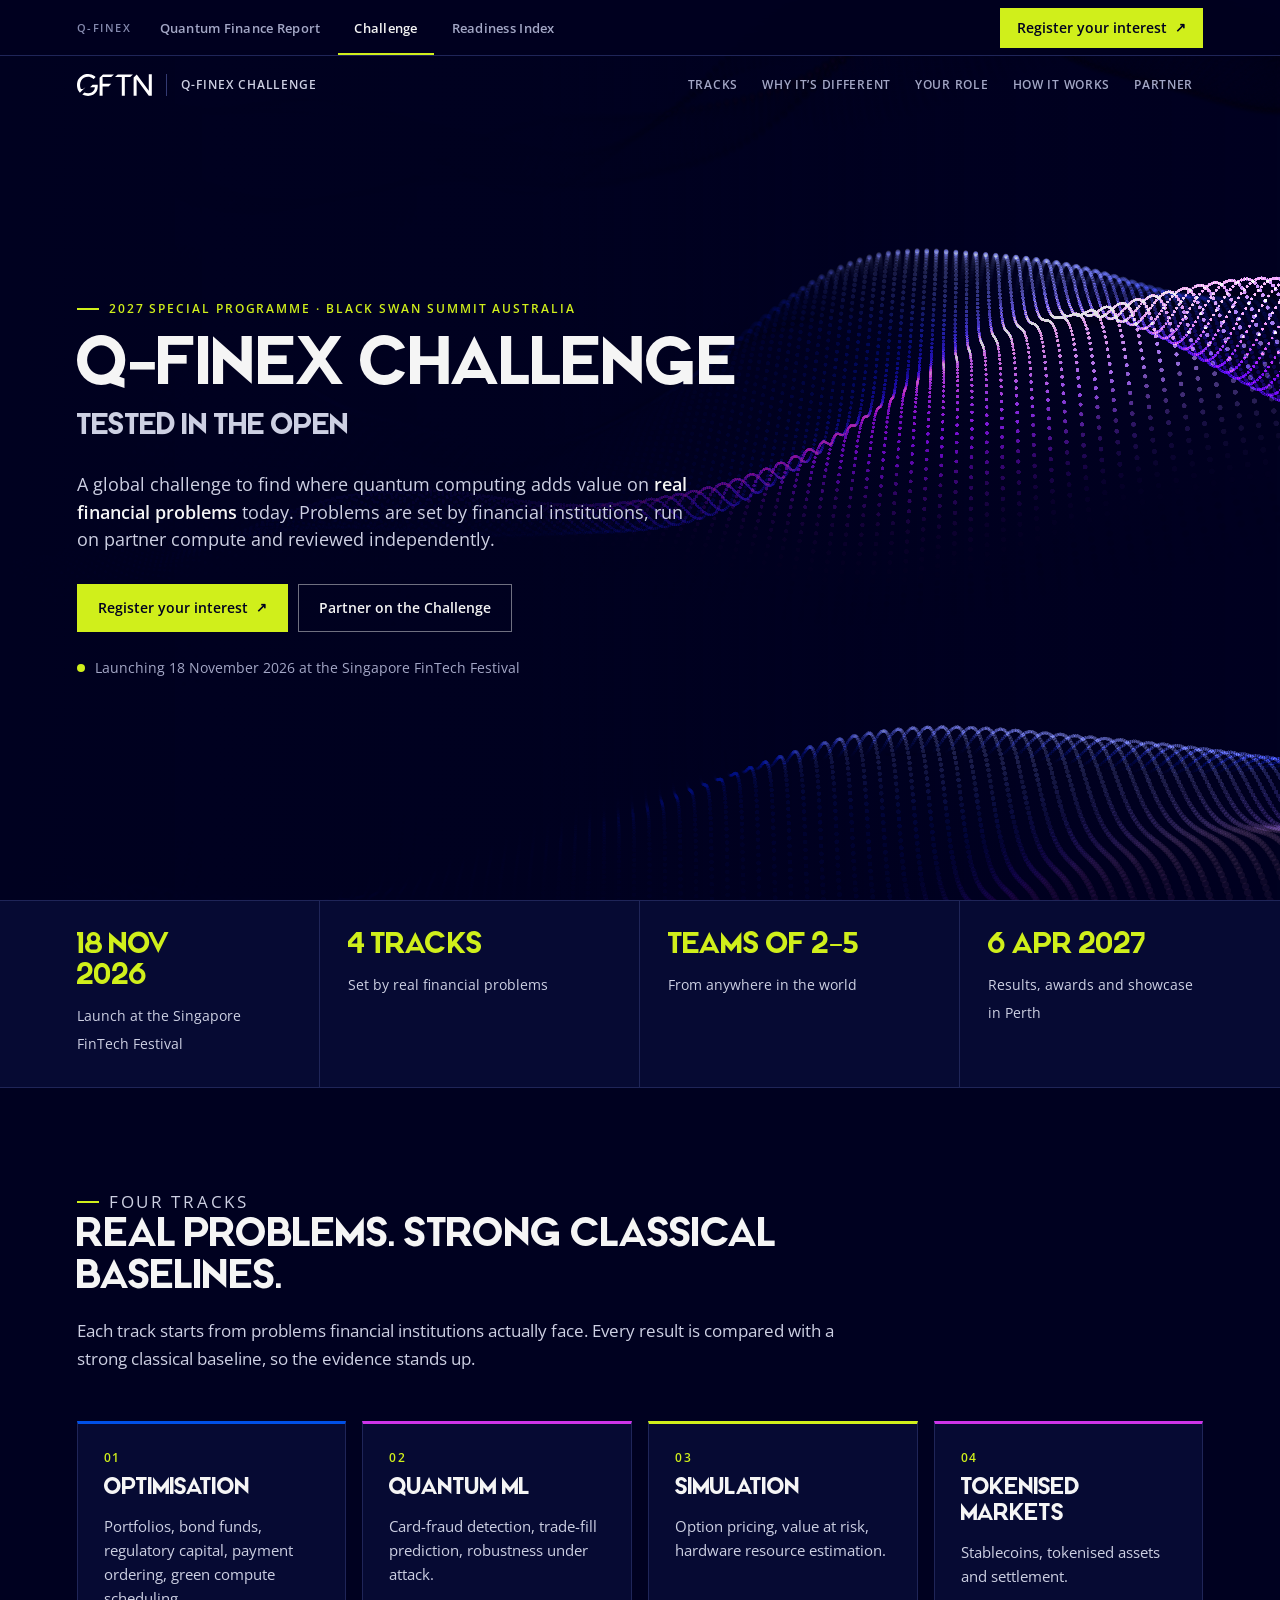
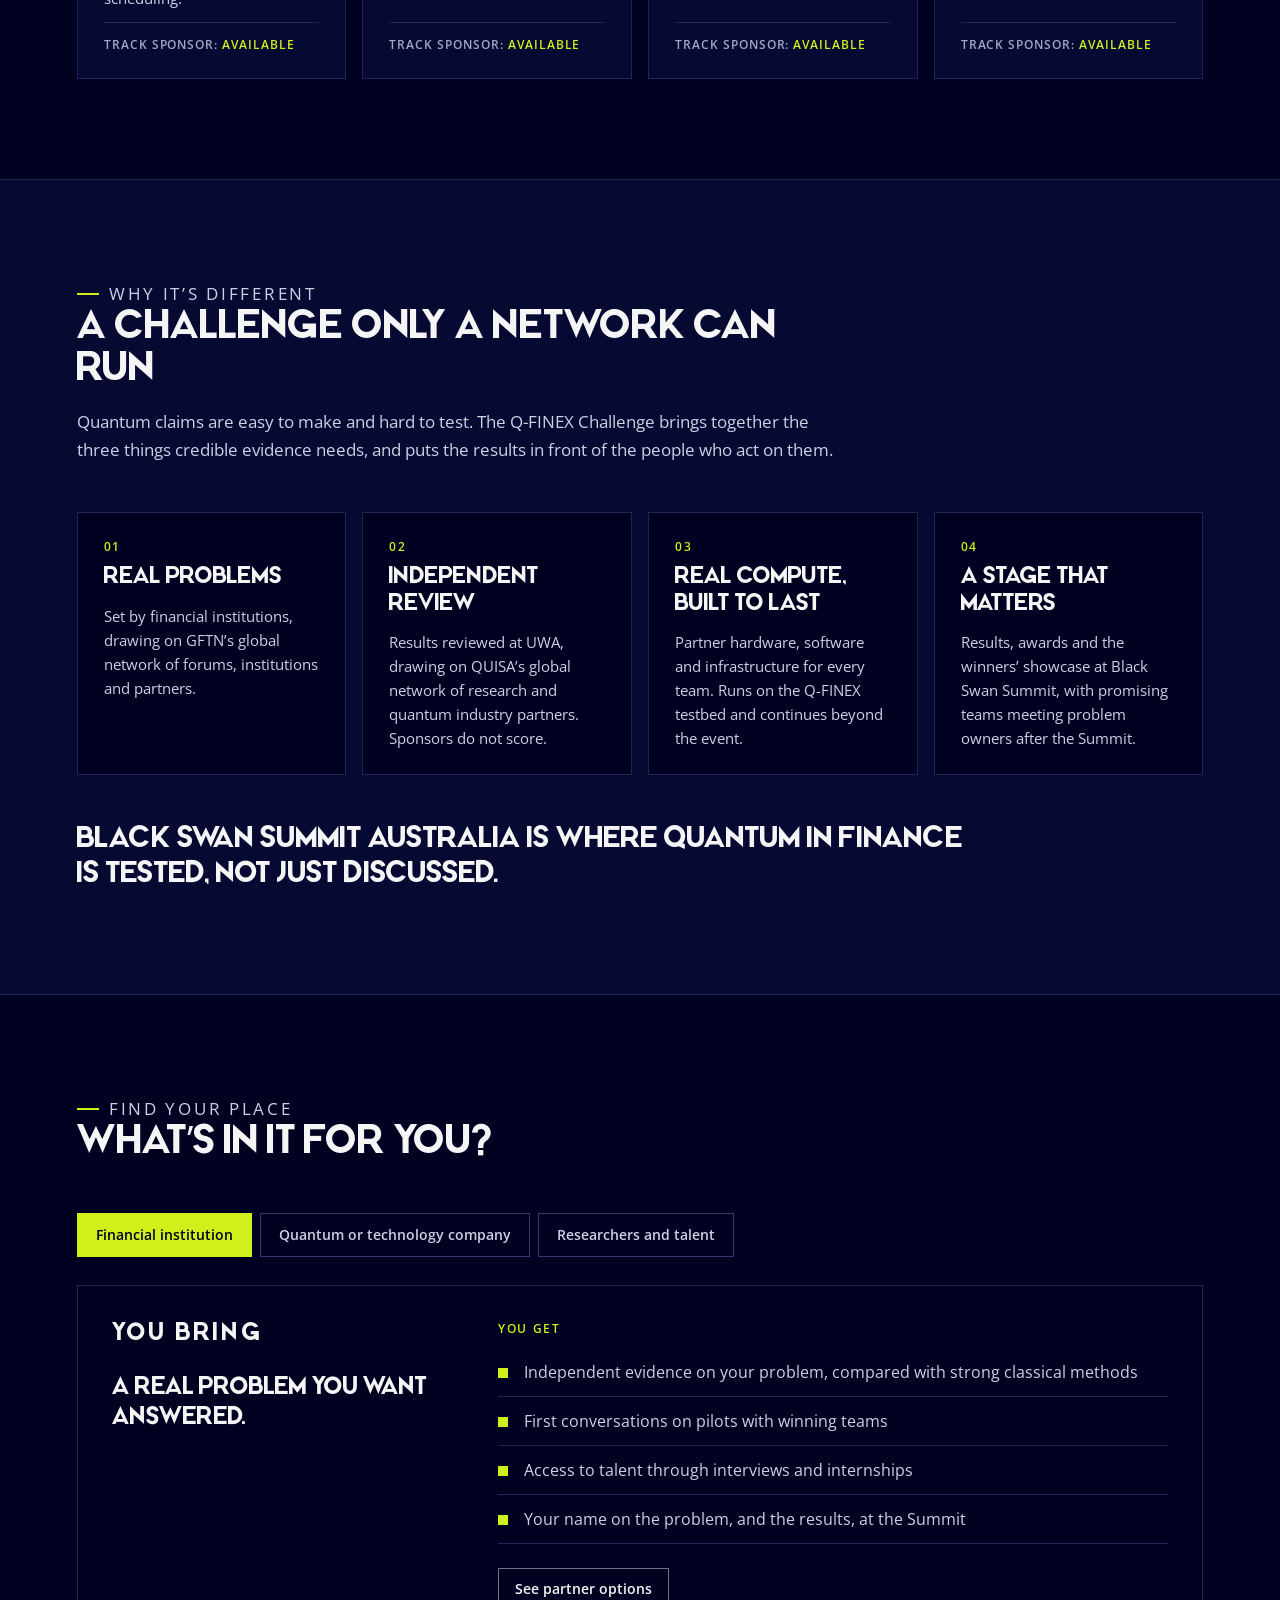
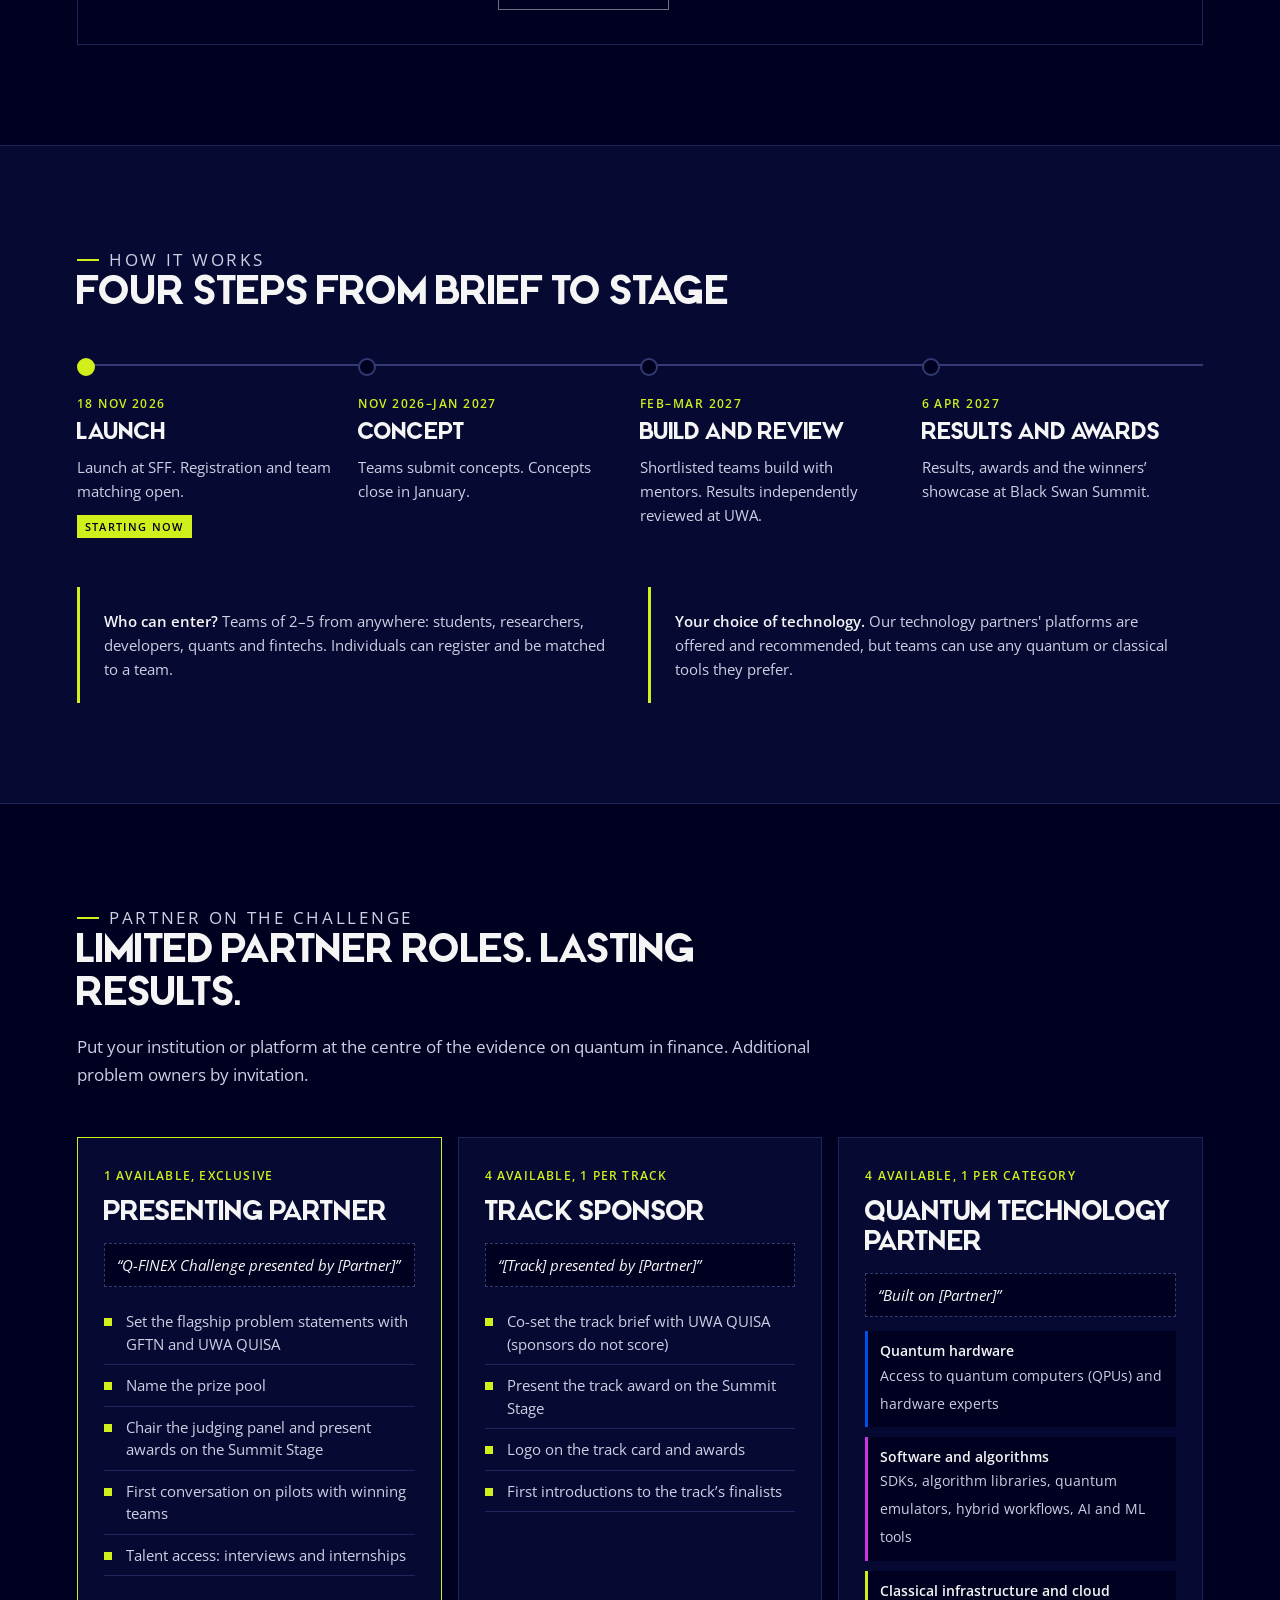
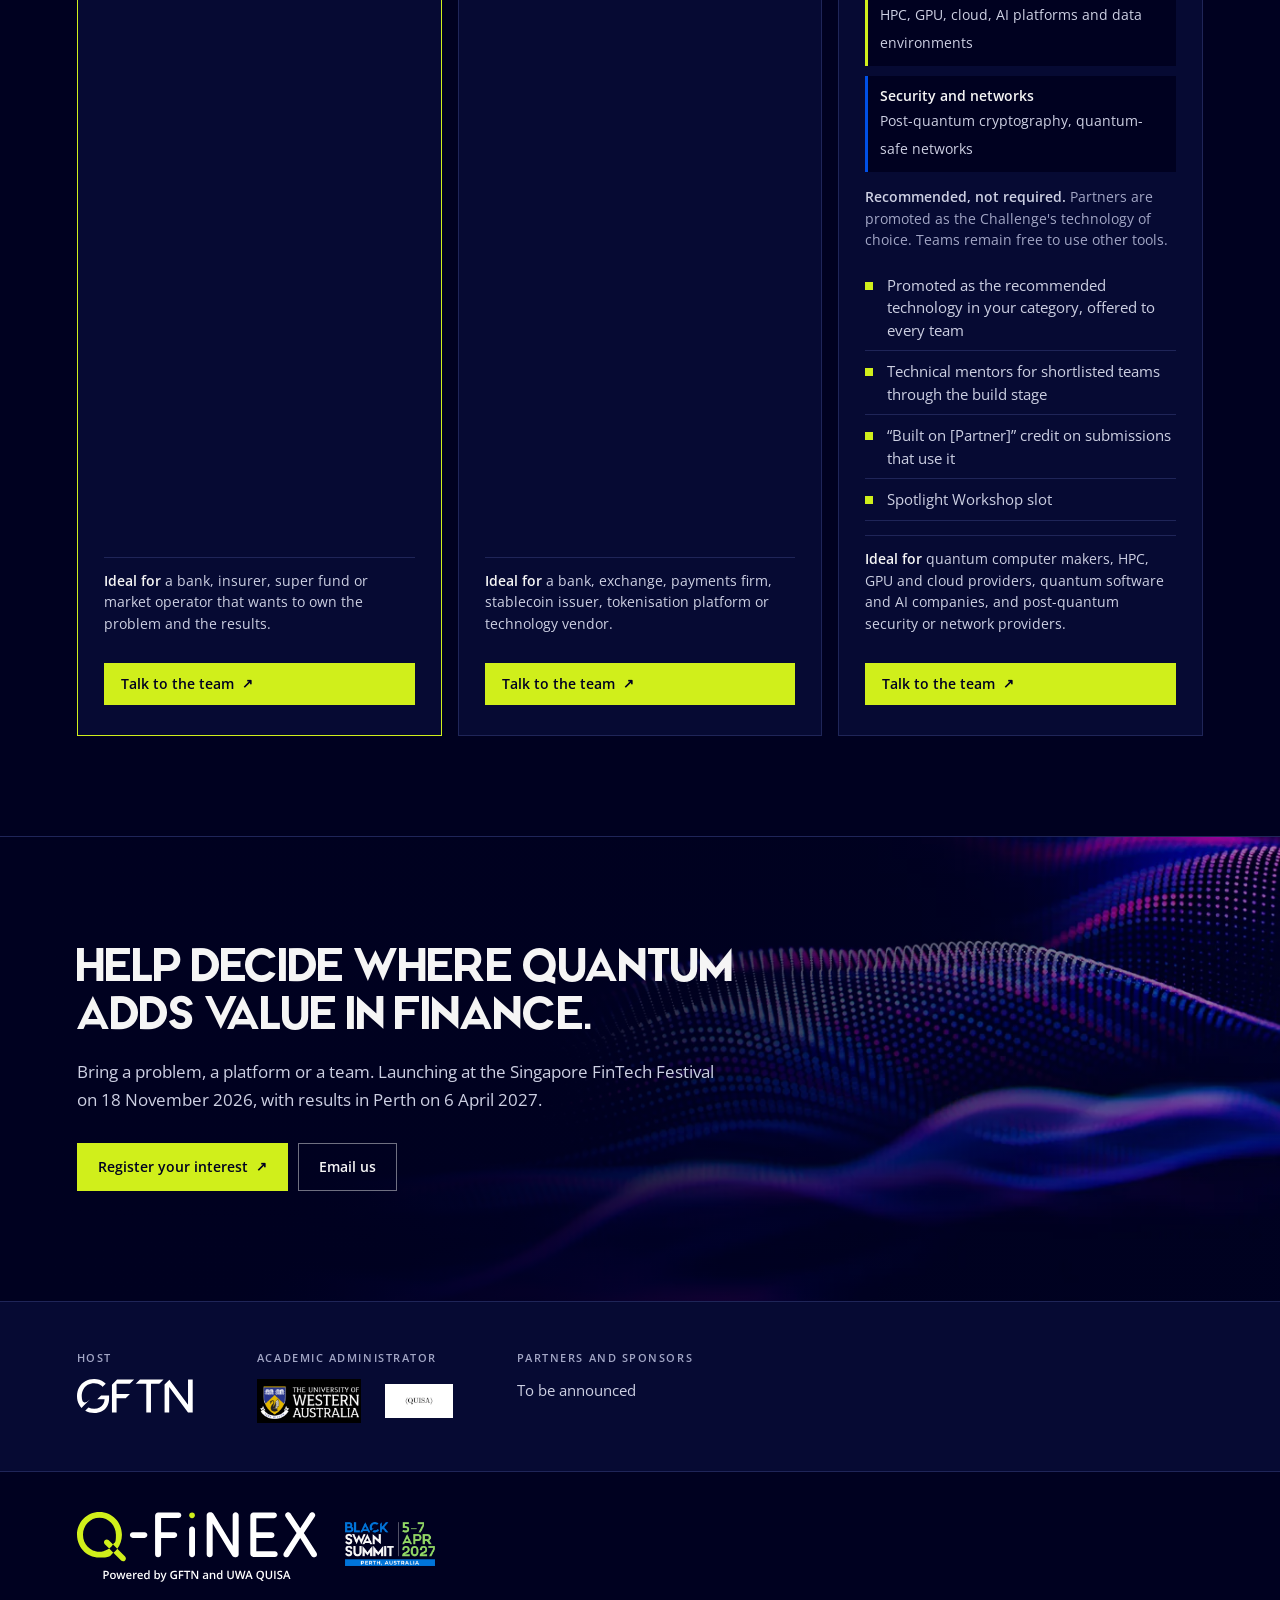
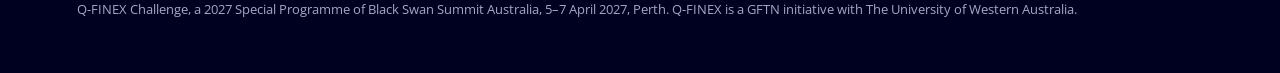
<file: docs/challenge.html>
<!doctype html>
<html lang="en-GB">
<head>
<meta charset="utf-8">
<meta name="robots" content="noindex">
<meta name="viewport" content="width=device-width, initial-scale=1">
<title>Q-FINEX Challenge: Tested in the Open | Black Swan Summit Australia 2027</title>
<meta name="description" content="A global challenge to find where quantum computing adds value on real financial problems today. Launched at the Singapore FinTech Festival on 18 November 2026; results, awards and the winners' showcase at Black Swan Summit Australia on 6 April 2027.">
<link rel="icon" href="assets/gftn-favicon-dark.png">
<meta name="theme-color" content="#000120">
<link rel="preload" href="fonts/MOAM91.otf" as="font" type="font/otf" crossorigin>
<link rel="preload" href="fonts/OpenSans-Regular.ttf" as="font" type="font/ttf" crossorigin>
<link rel="stylesheet" href="design/tokens.css">
<link rel="stylesheet" href="style.css">
<link rel="stylesheet" href="subpages.css">
</head>
<body class="sp has-tabs" id="top">
<a class="skip" href="#tracks">Skip to the tracks</a>

<div class="topbar">
<nav class="site-tabs" aria-label="Q-FINEX pages">
  <span class="tabs-k">Q-FINEX</span>
  <a href="index.html"><span class="tl-long">Quantum Finance </span>Report</a>
  <a href="challenge.html" aria-current="page">Challenge</a>
  <a href="readiness.html">Readiness<span class="tl-long"> Index</span></a>
</nav>
  <div class="top-act">
    <a class="btn go sm ext top-reg" data-reg href="#"><span class="lbl">Register your interest</span></a>
  </div>
</div>

<header class="masthead">
  <a class="brand" href="#top" aria-label="GFTN · Q-FINEX Challenge">
    <img class="gftn-mark" src="assets/gftn-logo-white.svg" alt="GFTN">
    <span class="brand-sep" aria-hidden="true"></span>
    <span class="bar-title">Q-FINEX Challenge</span>
  </a>
  <nav class="bar-nav" aria-label="Challenge sections">
    <a href="#tracks">Tracks</a>
    <a href="#why">Why it’s different</a>
    <a href="#role">Your role</a>
    <a href="#how">How it works</a>
    <a href="#partner">Partner</a>
  </nav>
</header>

<main>
<section class="sp-hero" data-wave aria-label="Q-FINEX Challenge">
  <div class="hero-kv" aria-hidden="true">
    <img src="assets/qfinex-kv-1400.webp" srcset="assets/qfinex-kv-800.webp 800w, assets/qfinex-kv-1400.webp 1400w, assets/qfinex-kv-2400.webp 2400w" sizes="100vw" alt="" width="2400" height="1350" fetchpriority="high">
  </div>
  <div class="sp-hero-in">
    <p class="sp-eyebrow">2027 Special Programme · Black Swan Summit Australia</p>
    <h1>Q-FINEX Challenge</h1>
    <p class="sub">Tested in the open</p>
    <p class="lede">A global challenge to find where quantum computing adds value on <strong>real financial problems</strong> today. Problems are set by financial institutions, run on partner compute and reviewed independently.</p>
    <div class="btn-row">
      <a class="btn go ext" data-reg href="#">Register your interest</a>
      <a class="btn" href="#partner">Partner on the Challenge</a>
    </div>
    <p class="sp-status">Launching 18 November 2026 at the Singapore FinTech Festival</p>
  </div>
</section>

<div class="facts" role="list">
  <div class="fact" role="listitem"><b>18 Nov 2026</b><span>Launch at the Singapore FinTech Festival</span></div>
  <div class="fact" role="listitem"><b>4 tracks</b><span>Set by real financial problems</span></div>
  <div class="fact" role="listitem"><b>Teams of 2–5</b><span>From anywhere in the world</span></div>
  <div class="fact" role="listitem"><b>6 Apr 2027</b><span>Results, awards and showcase in Perth</span></div>
</div>

<section class="sp-sec" id="tracks">
  <div class="sp-head">
    <p class="sp-eyebrow">Four tracks</p>
    <h2>Real problems. Strong classical baselines.</h2>
    <p>Each track starts from problems financial institutions actually face. Every result is compared with a strong classical baseline, so the evidence stands up.</p>
  </div>
  <div class="cards">
    <article class="card wave"><span class="n">01</span><h3>Optimisation</h3><p>Portfolios, bond funds, regulatory capital, payment ordering, green compute scheduling.</p><p class="foot">Track sponsor: <em>available</em></p></article>
    <article class="card wave"><span class="n">02</span><h3>Quantum ML</h3><p>Card-fraud detection, trade-fill prediction, robustness under attack.</p><p class="foot">Track sponsor: <em>available</em></p></article>
    <article class="card wave"><span class="n">03</span><h3>Simulation</h3><p>Option pricing, value at risk, hardware resource estimation.</p><p class="foot">Track sponsor: <em>available</em></p></article>
    <article class="card wave"><span class="n">04</span><h3>Tokenised Markets</h3><p>Stablecoins, tokenised assets and settlement.</p><p class="foot">Track sponsor: <em>available</em></p></article>
  </div>
</section>

<section class="sp-sec alt" id="why">
  <div class="sp-head">
    <p class="sp-eyebrow">Why it’s different</p>
    <h2>A challenge only a network can run</h2>
    <p>Quantum claims are easy to make and hard to test. The Q-FINEX Challenge brings together the three things credible evidence needs, and puts the results in front of the people who act on them.</p>
  </div>
  <div class="cards">
    <article class="card"><span class="n">01</span><h3>Real problems</h3><p>Set by financial institutions, drawing on GFTN’s global network of forums, institutions and partners.</p></article>
    <article class="card"><span class="n">02</span><h3>Independent review</h3><p>Results reviewed at UWA, drawing on QUISA’s global network of research and quantum industry partners. Sponsors do not score.</p></article>
    <article class="card"><span class="n">03</span><h3>Real compute, built to last</h3><p>Partner hardware, software and infrastructure for every team. Runs on the Q-FINEX testbed and continues beyond the event.</p></article>
    <article class="card"><span class="n">04</span><h3>A stage that matters</h3><p>Results, awards and the winners’ showcase at Black Swan Summit, with promising teams meeting problem owners after the Summit.</p></article>
  </div>
  <p class="statement">Black Swan Summit Australia is where quantum in finance is tested, not just discussed.</p>
</section>

<section class="sp-sec roles" id="role">
  <div class="sp-head">
    <p class="sp-eyebrow">Find your place</p>
    <h2>What’s in it for you?</h2>
  </div>
  <div role="tablist" aria-label="Your role">
    <button type="button" role="tab" id="t-fi" aria-controls="p-fi" aria-selected="true">Financial institution</button>
    <button type="button" role="tab" id="t-qt" aria-controls="p-qt" aria-selected="false">Quantum or technology company</button>
    <button type="button" role="tab" id="t-rt" aria-controls="p-rt" aria-selected="false">Researchers and talent</button>
  </div>
  <div class="panel" role="tabpanel" id="p-fi" aria-labelledby="t-fi">
    <div class="give"><p class="give-k">You bring</p><p>A real problem you want answered.</p></div>
    <div class="get"><p class="get-k">You get</p>
      <ul><li>Independent evidence on your problem, compared with strong classical methods</li><li>First conversations on pilots with winning teams</li><li>Access to talent through interviews and internships</li><li>Your name on the problem, and the results, at the Summit</li></ul>
      <a class="btn sm" href="#partner">See partner options</a></div>
  </div>
  <div class="panel" role="tabpanel" id="p-qt" aria-labelledby="t-qt" hidden>
    <div class="give"><p class="give-k">You bring</p><p>Hardware, software, infrastructure or security, plus expert mentors.</p></div>
    <div class="get"><p class="get-k">You get</p>
      <ul><li>Your platform tested on real financial problems, in the open</li><li>“Built on [Partner]” credit on every submission</li><li>Direct contact with problem owners and finalists</li><li>A Spotlight Workshop slot at the Summit</li></ul>
      <a class="btn sm" href="#partner">See partner options</a></div>
  </div>
  <div class="panel" role="tabpanel" id="p-rt" aria-labelledby="t-rt" hidden>
    <div class="give"><p class="give-k">You bring</p><p>Your team, your ideas and your code.</p></div>
    <div class="get"><p class="get-k">You get</p>
      <ul><li>Real briefs from financial institutions</li><li>Mentors and partner compute for shortlisted teams</li><li>Awards and a showcase stage in Perth</li><li>A pathway to pilots with problem owners</li></ul>
      <a class="btn go sm ext" data-reg href="#">Register your interest</a></div>
  </div>
</section>

<section class="sp-sec alt" id="how">
  <div class="sp-head">
    <p class="sp-eyebrow">How it works</p>
    <h2>Four steps from brief to stage</h2>
  </div>
  <ol class="journey">
    <li class="now"><p class="when">18 Nov 2026</p><h3>Launch</h3><p>Launch at SFF. Registration and team matching open.</p><span class="now-tag">Starting now</span></li>
    <li><p class="when">Nov 2026–Jan 2027</p><h3>Concept</h3><p>Teams submit concepts. Concepts close in January.</p></li>
    <li><p class="when">Feb–Mar 2027</p><h3>Build and review</h3><p>Shortlisted teams build with mentors. Results independently reviewed at UWA.</p></li>
    <li><p class="when">6 Apr 2027</p><h3>Results and awards</h3><p>Results, awards and the winners’ showcase at Black Swan Summit.</p></li>
  </ol>
  <div class="notes">
    <div class="note-box"><p><strong>Who can enter?</strong> Teams of 2–5 from anywhere: students, researchers, developers, quants and fintechs. Individuals can register and be matched to a team.</p></div>
    <div class="note-box"><p><strong>Your choice of technology.</strong> Our technology partners' platforms are offered and recommended, but teams can use any quantum or classical tools they prefer.</p></div>
  </div>
</section>

<section class="sp-sec" id="partner">
  <div class="sp-head">
    <p class="sp-eyebrow">Partner on the Challenge</p>
    <h2>Limited partner roles. Lasting results.</h2>
    <p>Put your institution or platform at the centre of the evidence on quantum in finance. Additional problem owners by invitation.</p>
  </div>
  <div class="tiers">
    <article class="tier lead">
      <p class="seats">1 available, exclusive</p>
      <h3>Presenting Partner</h3>
      <p class="credit">“Q-FINEX Challenge presented by [Partner]”</p>
      <ul><li>Set the flagship problem statements with GFTN and UWA QUISA</li><li>Name the prize pool</li><li>Chair the judging panel and present awards on the Summit Stage</li><li>First conversation on pilots with winning teams</li><li>Talent access: interviews and internships</li></ul>
      <p class="ideal"><b>Ideal for</b> a bank, insurer, super fund or market operator that wants to own the problem and the results.</p>
      <a class="btn go sm ext" data-reg href="#">Talk to the team</a>
    </article>
    <article class="tier">
      <p class="seats">4 available, 1 per track</p>
      <h3>Track Sponsor</h3>
      <p class="credit">“[Track] presented by [Partner]”</p>
      <ul><li>Co-set the track brief with UWA QUISA (sponsors do not score)</li><li>Present the track award on the Summit Stage</li><li>Logo on the track card and awards</li><li>First introductions to the track’s finalists</li></ul>
      <p class="ideal"><b>Ideal for</b> a bank, exchange, payments firm, stablecoin issuer, tokenisation platform or technology vendor.</p>
      <a class="btn go sm ext" data-reg href="#">Talk to the team</a>
    </article>
    <article class="tier">
      <p class="seats">4 available, 1 per category</p>
      <h3>Quantum Technology Partner</h3>
      <p class="credit">“Built on [Partner]”</p>
      <div class="cats">
        <div><b>Quantum hardware</b><span>Access to quantum computers (QPUs) and hardware experts</span></div>
        <div><b>Software and algorithms</b><span>SDKs, algorithm libraries, quantum emulators, hybrid workflows, AI and ML tools</span></div>
        <div><b>Classical infrastructure and cloud</b><span>HPC, GPU, cloud, AI platforms and data environments</span></div>
        <div><b>Security and networks</b><span>Post-quantum cryptography, quantum-safe networks</span></div>
      </div>
      <p class="small"><b>Recommended, not required.</b> Partners are promoted as the Challenge's technology of choice. Teams remain free to use other tools.</p>
      <ul><li>Promoted as the recommended technology in your category, offered to every team</li><li>Technical mentors for shortlisted teams through the build stage</li><li>“Built on [Partner]” credit on submissions that use it</li><li>Spotlight Workshop slot</li></ul>
      <p class="ideal"><b>Ideal for</b> quantum computer makers, HPC, GPU and cloud providers, quantum software and AI companies, and post-quantum security or network providers.</p>
      <a class="btn go sm ext" data-reg href="#">Talk to the team</a>
    </article>
  </div>
</section>

<section class="sp-close" aria-label="Register">
  <h2>Help decide where quantum adds value in finance.</h2>
  <p>Bring a problem, a platform or a team. Launching at the Singapore FinTech Festival on 18 November 2026, with results in Perth on 6 April 2027.</p>
  <div class="btn-row">
    <a class="btn go ext" data-reg href="#">Register your interest</a>
    <a class="btn" href="mailto:andrzej.gwizdalski@gftn.com?subject=Q-FINEX%20Challenge">Email us</a>
  </div>
</section>

<section class="hosts" aria-label="Host and partners">
  <div><p class="k">Host</p><div class="logos"><img src="assets/gftn-logo-white.svg" alt="GFTN"></div></div>
  <div><p class="k">Academic administrator</p><div class="logos"><img class="uwa" src="assets/uwa-logo-on-black.png" alt="The University of Western Australia"><img src="assets/mk-quisa.png" alt="QUISA"></div></div>
  <div><p class="k">Partners and sponsors</p><p class="tba">To be announced</p></div>
</section>
</main>

<footer class="sp-foot">
  <div class="foot-brand">
    <img class="qf-foot" src="assets/qfinex_rev_wht.svg" alt="Q-FINEX — Powered by GFTN and UWA QUISA" width="240" height="70">
    <a href="https://australia.blackswansummit.com/" target="_blank" rel="noopener"><img class="bss" src="assets/mk-bss-logo.png" alt="Black Swan Summit, 5–7 April 2027, Perth, Australia"></a>
  </div>
  <p>Q-FINEX Challenge, a 2027 Special Programme of Black Swan Summit Australia, 5–7 April 2027, Perth. Q-FINEX is a GFTN initiative with The University of Western Australia.</p>
</footer>
<script type="module" src="hero-wave.js"></script>
<script src="subpages.js"></script>
<!-- Cloudflare Web Analytics --><script defer type='module' src='https://static.cloudflareinsights.com/beacon.min.js' data-cf-beacon='{"token": "03062a265ab34eceba428524ad04b428"}'></script><!-- End Cloudflare Web Analytics -->
</body>
</html>
</file>
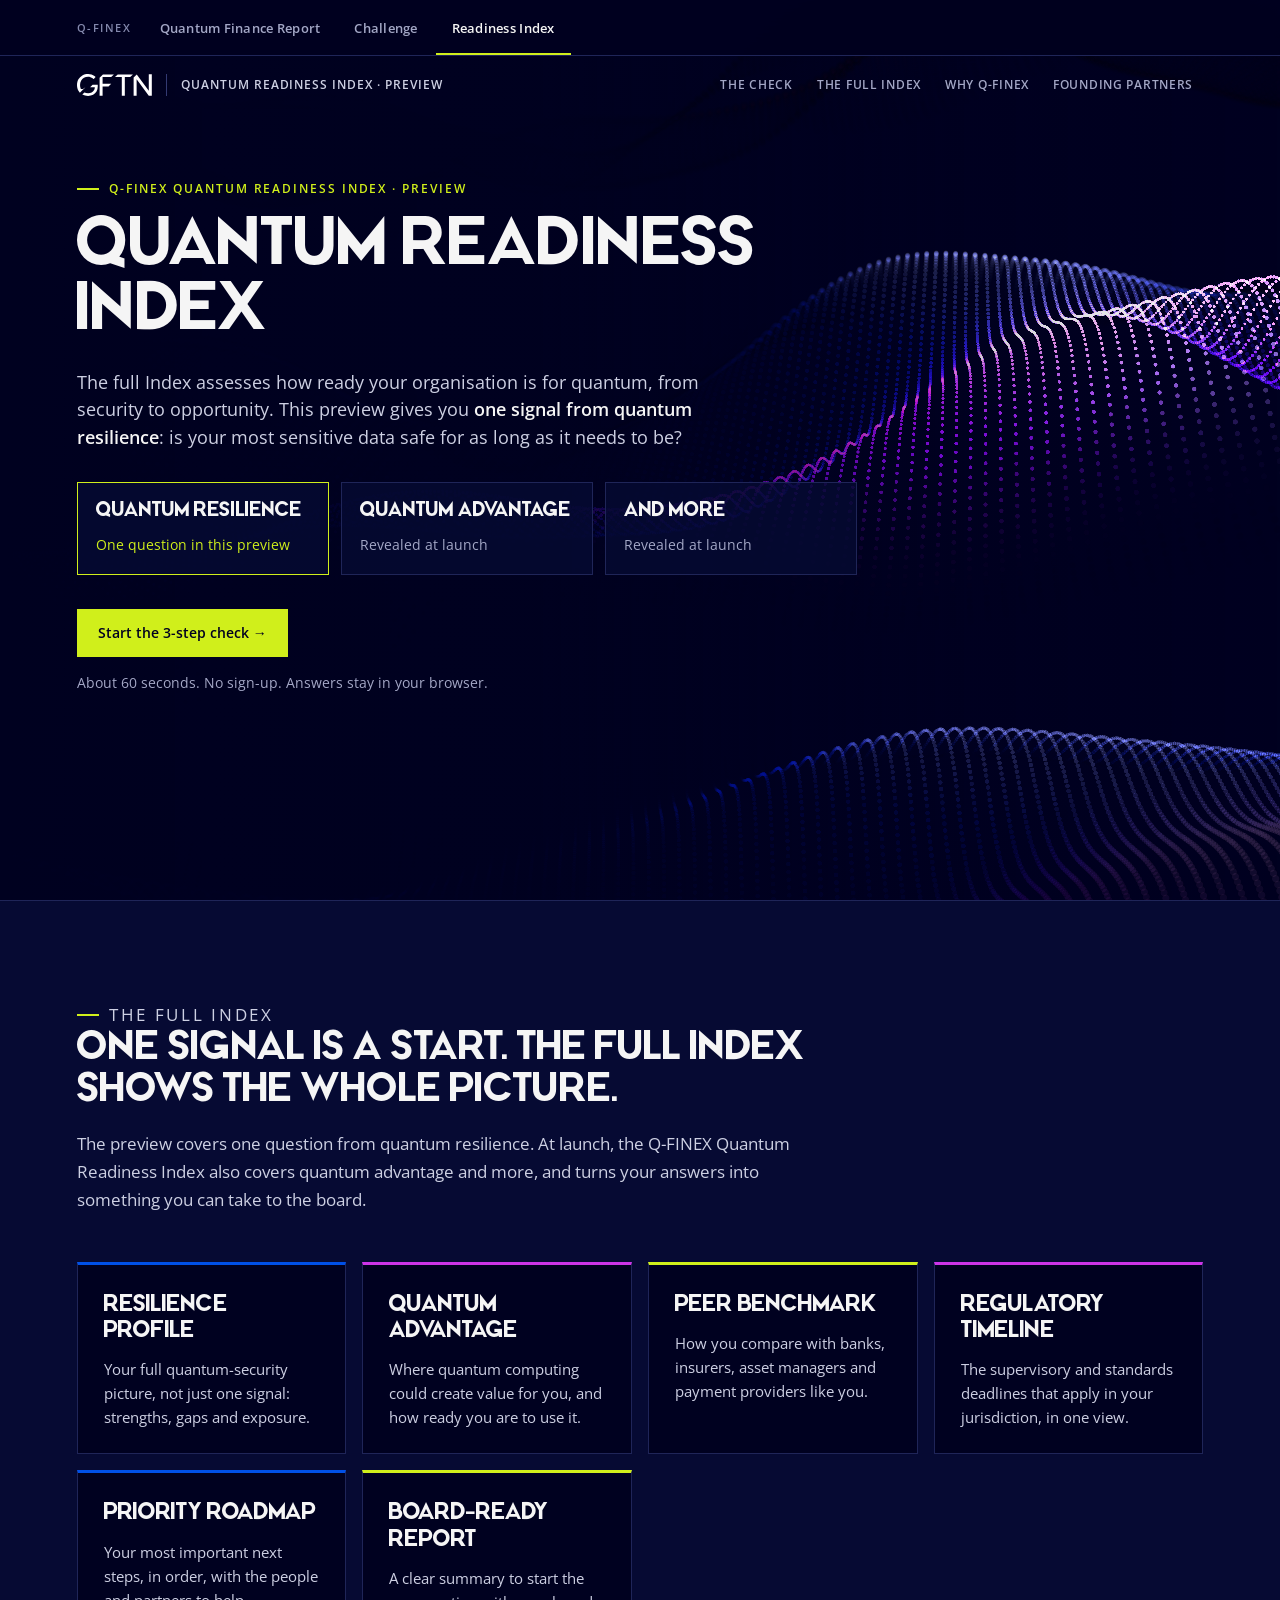
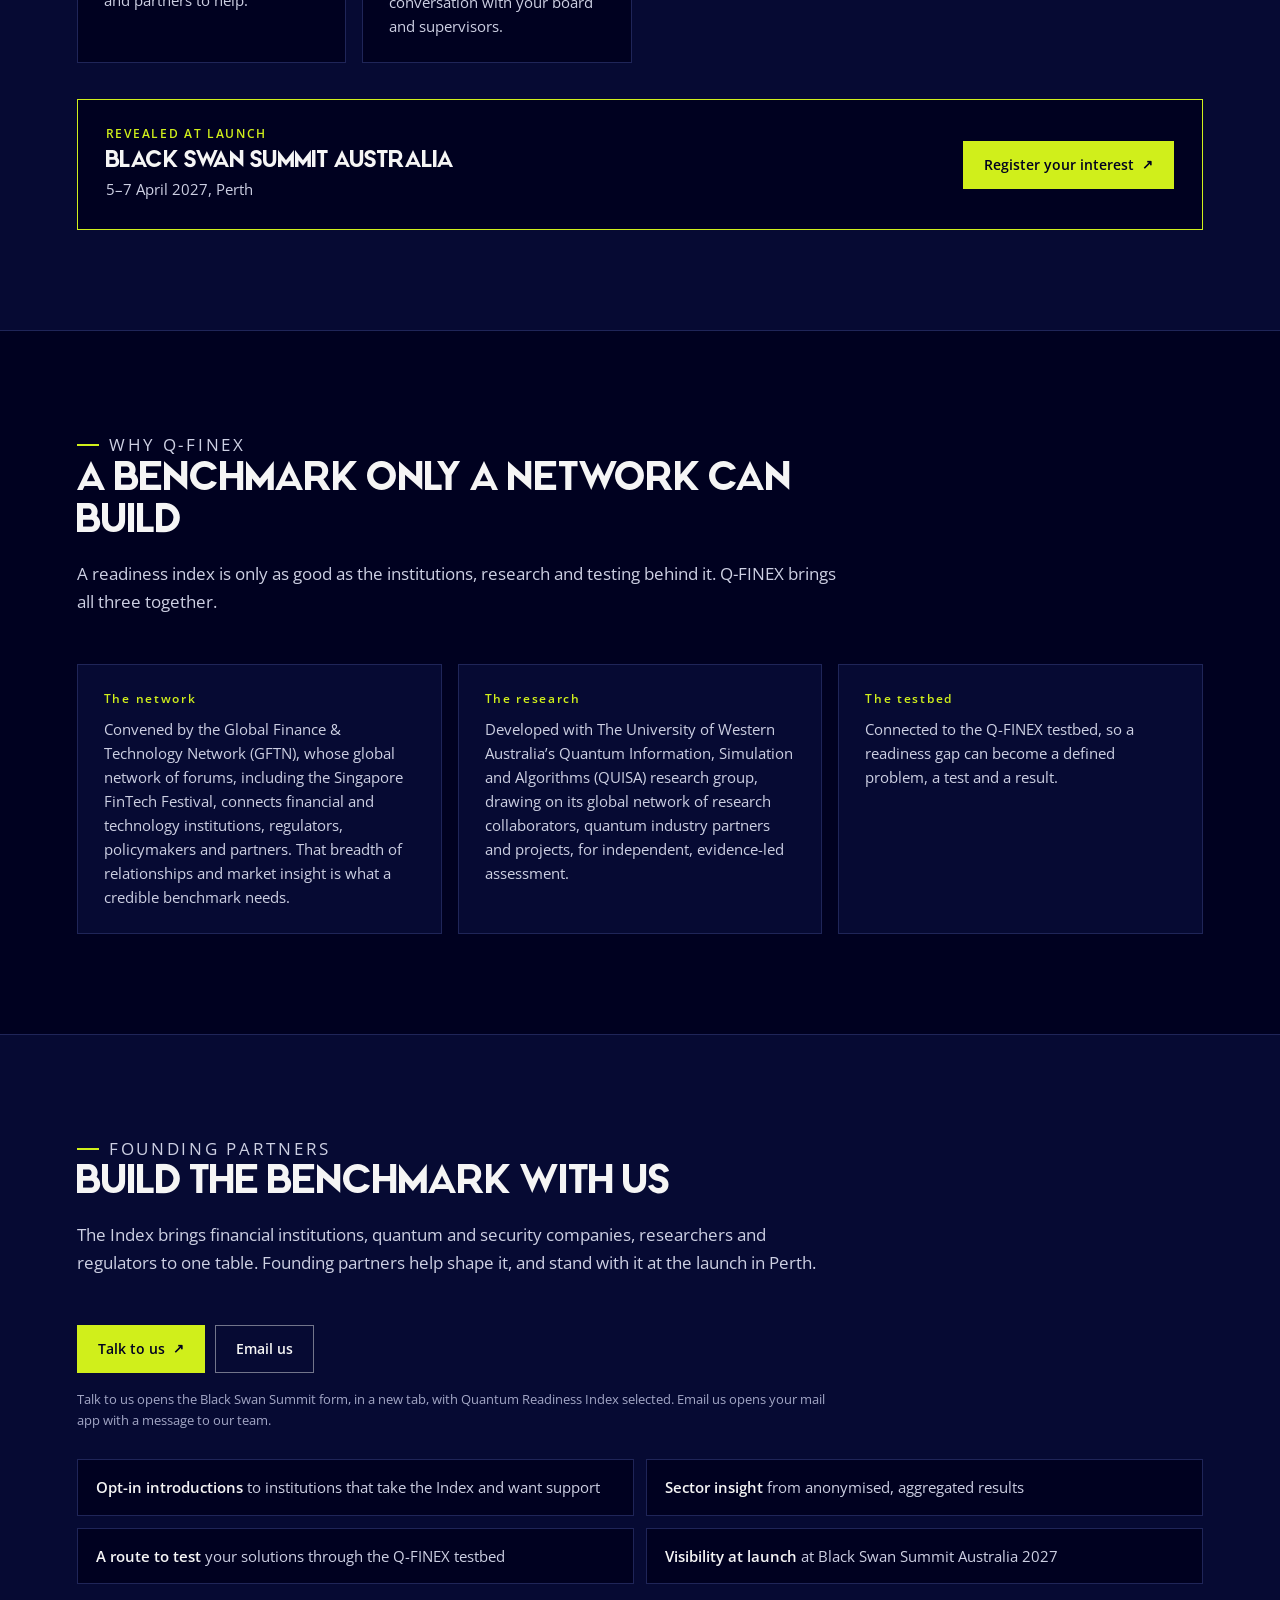
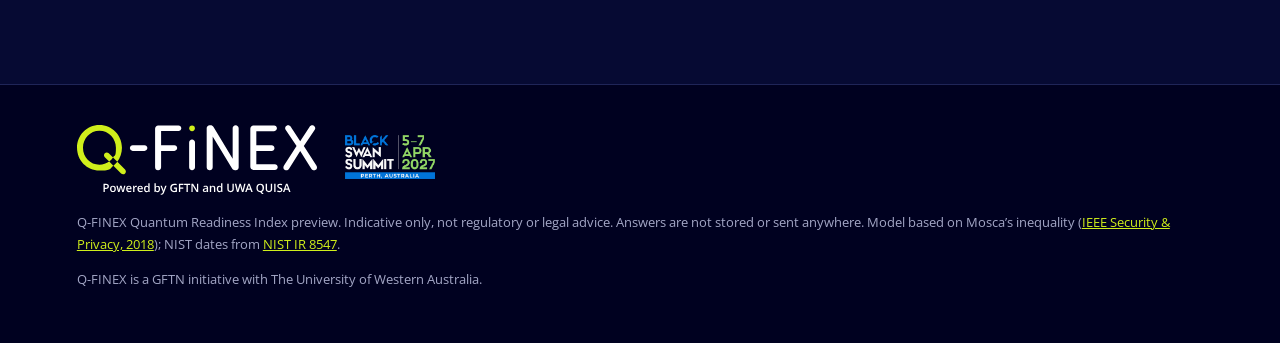
<file: docs/readiness.html>
<!doctype html>
<html lang="en-GB">
<head>
<meta charset="utf-8">
<meta name="robots" content="noindex">
<meta name="viewport" content="width=device-width, initial-scale=1">
<title>Q-FINEX Quantum Readiness Index: Preview</title>
<meta name="description" content="Try a 60-second preview of the Q-FINEX Quantum Readiness Index. One question from quantum resilience; the full Index, covering quantum advantage and more, launches at Black Swan Summit Australia, 5–7 April 2027.">
<link rel="icon" href="assets/gftn-favicon-dark.png">
<meta name="theme-color" content="#000120">
<link rel="preload" href="fonts/MOAM91.otf" as="font" type="font/otf" crossorigin>
<link rel="preload" href="fonts/OpenSans-Regular.ttf" as="font" type="font/ttf" crossorigin>
<link rel="stylesheet" href="design/tokens.css">
<link rel="stylesheet" href="style.css">
<link rel="stylesheet" href="subpages.css">
</head>
<body class="sp has-tabs" id="top">
<a class="skip" href="#stage">Skip to the readiness check</a>

<div class="topbar">
<nav class="site-tabs" aria-label="Q-FINEX pages">
  <span class="tabs-k">Q-FINEX</span>
  <a href="index.html"><span class="tl-long">Quantum Finance </span>Report</a>
  <a href="challenge.html">Challenge</a>
  <a href="readiness.html" aria-current="page">Readiness<span class="tl-long"> Index</span></a>
</nav>
  <div class="top-act">
    <button type="button" class="btn sm top-home" data-action="restart" hidden aria-label="Back to start" title="Back to start"><svg class="ic" viewBox="0 0 24 24" aria-hidden="true"><path d="M4 12a8 8 0 1 0 2.4-5.7M4 4v4.5h4.5" fill="none" stroke="currentColor" stroke-width="2" stroke-linecap="round" stroke-linejoin="round"/></svg><span class="lbl">Back to start</span></button>
  </div>
</div>

<header class="masthead">
  <a class="brand" href="#top" aria-label="GFTN · Q-FINEX Quantum Readiness Index">
    <img class="gftn-mark" src="assets/gftn-logo-white.svg" alt="GFTN">
    <span class="brand-sep" aria-hidden="true"></span>
    <span class="bar-title">Quantum Readiness Index · Preview</span>
  </a>
  <nav class="bar-nav" aria-label="Readiness Index sections">
    <a href="#stage">The check</a>
    <a href="#full">The full Index</a>
    <a href="#why">Why Q-FINEX</a>
    <a href="#founding">Founding partners</a>
  </nav>
</header>

<main>
<section class="rx-stage" data-wave id="stage" aria-label="Quantum Readiness Index preview">
  <div class="hero-kv" aria-hidden="true">
    <img src="assets/qfinex-kv-1400.webp" srcset="assets/qfinex-kv-800.webp 800w, assets/qfinex-kv-1400.webp 1400w, assets/qfinex-kv-2400.webp 2400w" sizes="100vw" alt="" width="2400" height="1350" fetchpriority="high">
  </div>
  <div class="rx-in" aria-live="polite">

    <div class="screen is-on" data-screen="intro">
      <p class="sp-eyebrow">Q-FINEX Quantum Readiness Index · Preview</p>
      <h1 class="rx-h1" style="font:400 clamp(40px,5vw,72px)/1.02 var(--f-head);margin:0 0 22px;max-width:760px">Quantum Readiness Index</h1>
      <p style="font:400 clamp(17px,1.4vw,20px)/1.55 var(--f-body);color:var(--ink-2);margin:0;max-width:640px">The full Index assesses how ready your organisation is for quantum, from security to opportunity. This preview gives you <strong style="color:var(--ink);font-weight:600">one signal from quantum resilience</strong>: is your most sensitive data safe for as long as it needs to be?</p>
      <div class="rx-pillars">
        <div class="rx-pillar on"><b>Quantum resilience</b><span>One question in this preview</span></div>
        <div class="rx-pillar"><b>Quantum advantage</b><span>Revealed at launch</span></div>
        <div class="rx-pillar"><b>And more</b><span>Revealed at launch</span></div>
      </div>
      <button type="button" class="btn go" data-action="start">Start the 3-step check →</button>
      <p class="rx-note">About 60 seconds. No sign-up. Answers stay in your browser.</p>
    </div>

    <div class="screen rx-q" data-screen="q">
      <div class="steps" id="steps"></div>
      <h2 id="qTitle"></h2>
      <p class="help" id="qHelp"></p>
      <div class="opts" id="qOpts" role="radiogroup" aria-labelledby="qTitle"></div>
      <p class="why-box"><b>Why it matters.</b> <span id="qWhy"></span></p>
      <button type="button" class="rx-back" data-action="back">← Back</button>
    </div>

    <div class="screen" data-screen="result">
      <div class="r-top">
        <div>
          <p class="rx-tag" id="rTag"><span></span></p>
          <h2 id="rTitle"></h2>
          <p id="rText"></p>
        </div>
        <div class="badge" id="badge"><b id="badgeNum">0</b><span id="badgeUnit">years</span></div>
      </div>
      <div class="tl-card">
        <svg id="tl" role="img" aria-label="Your timeline: upgrade, how long data stays sensitive, and your Q-Day"></svg>
        <p class="tl-cap" id="tlCap"></p>
      </div>
      <div class="chips" id="chips"></div>
      <p class="nist" id="nist"></p>
      <div class="r-grid">
        <div><h3>Your next three moves</h3><ol id="rSteps"></ol></div>
        <div><h3>How Q-FINEX can help</h3><p>The full Index turns this signal into a complete readiness picture. Our network and testbed help you act on it, with peers, researchers and solution providers.</p>
          <a class="btn go sm" href="#founding">Work with us</a></div>
      </div>
      <div class="r-acts"><button type="button" class="btn sm" data-action="restart">Back to start</button></div>
    </div>

  </div>
</section>

<section class="sp-sec alt" id="full">
  <div class="sp-head">
    <p class="sp-eyebrow">The full Index</p>
    <h2>One signal is a start. The full Index shows the whole picture.</h2>
    <p>The preview covers one question from quantum resilience. At launch, the Q-FINEX Quantum Readiness Index also covers quantum advantage and more, and turns your answers into something you can take to the board.</p>
  </div>
  <div class="cards">
    <article class="card wave"><h3>Resilience profile</h3><p>Your full quantum-security picture, not just one signal: strengths, gaps and exposure.</p></article>
    <article class="card wave"><h3>Quantum advantage</h3><p>Where quantum computing could create value for you, and how ready you are to use it.</p></article>
    <article class="card wave"><h3>Peer benchmark</h3><p>How you compare with banks, insurers, asset managers and payment providers like you.</p></article>
    <article class="card wave"><h3>Regulatory timeline</h3><p>The supervisory and standards deadlines that apply in your jurisdiction, in one view.</p></article>
    <article class="card wave"><h3>Priority roadmap</h3><p>Your most important next steps, in order, with the people and partners to help.</p></article>
    <article class="card wave"><h3>Board-ready report</h3><p>A clear summary to start the conversation with your board and supervisors.</p></article>
  </div>
  <div class="launch">
    <div><p class="k">Revealed at launch</p><b>Black Swan Summit Australia</b><span>5–7 April 2027, Perth</span></div>
    <a class="btn go ext" data-reg-rx href="#">Register your interest</a>
  </div>
</section>

<section class="sp-sec" id="why">
  <div class="sp-head">
    <p class="sp-eyebrow">Why Q-FINEX</p>
    <h2>A benchmark only a network can build</h2>
    <p>A readiness index is only as good as the institutions, research and testing behind it. Q-FINEX brings all three together.</p>
  </div>
  <div class="cols3">
    <article class="card"><span class="n">The network</span><p>Convened by the Global Finance &amp; Technology Network (GFTN), whose global network of forums, including the Singapore FinTech Festival, connects financial and technology institutions, regulators, policymakers and partners. That breadth of relationships and market insight is what a credible benchmark needs.</p></article>
    <article class="card"><span class="n">The research</span><p>Developed with The University of Western Australia’s Quantum Information, Simulation and Algorithms (QUISA) research group, drawing on its global network of research collaborators, quantum industry partners and projects, for independent, evidence-led assessment.</p></article>
    <article class="card"><span class="n">The testbed</span><p>Connected to the Q-FINEX testbed, so a readiness gap can become a defined problem, a test and a result.</p></article>
  </div>
</section>

<section class="sp-sec alt" id="founding">
  <div class="sp-head">
    <p class="sp-eyebrow">Founding partners</p>
    <h2>Build the benchmark with us</h2>
    <p>The Index brings financial institutions, quantum and security companies, researchers and regulators to one table. Founding partners help shape it, and stand with it at the launch in Perth.</p>
  </div>
  <div class="btn-row">
    <a class="btn go ext" data-reg-rx href="#">Talk to us</a>
    <a class="btn" href="mailto:andrzej.gwizdalski@gftn.com?subject=Q-FINEX%20Quantum%20Readiness%20Index%3A%20founding%20partner">Email us</a>
  </div>
  <p class="fineprint">Talk to us opens the Black Swan Summit form, in a new tab, with Quantum Readiness Index selected. Email us opens your mail app with a message to our team.</p>
  <ul class="benefits">
    <li><b>Opt-in introductions</b> to institutions that take the Index and want support</li>
    <li><b>Sector insight</b> from anonymised, aggregated results</li>
    <li><b>A route to test</b> your solutions through the Q-FINEX testbed</li>
    <li><b>Visibility at launch</b> at Black Swan Summit Australia 2027</li>
  </ul>
</section>
</main>

<footer class="sp-foot">
  <div class="foot-brand">
    <img class="qf-foot" src="assets/qfinex_rev_wht.svg" alt="Q-FINEX — Powered by GFTN and UWA QUISA" width="240" height="70">
    <a href="https://australia.blackswansummit.com/" target="_blank" rel="noopener"><img class="bss" src="assets/mk-bss-logo.png" alt="Black Swan Summit, 5–7 April 2027, Perth, Australia"></a>
  </div>
  <p>Q-FINEX Quantum Readiness Index preview. Indicative only, not regulatory or legal advice. Answers are not stored or sent anywhere. Model based on Mosca’s inequality (<a href="https://doi.org/10.1109/MSP.2018.3761723" target="_blank" rel="noopener">IEEE Security &amp; Privacy, 2018</a>); NIST dates from <a href="https://nvlpubs.nist.gov/nistpubs/ir/2026/NIST.IR.8547.pdf" target="_blank" rel="noopener">NIST IR 8547</a>.</p>
  <p>Q-FINEX is a GFTN initiative with The University of Western Australia.</p>
</footer>
<script type="module" src="hero-wave.js"></script>
<script src="readiness-core.js"></script>
<script src="subpages.js"></script>
<!-- Cloudflare Web Analytics --><script defer type='module' src='https://static.cloudflareinsights.com/beacon.min.js' data-cf-beacon='{"token": "03062a265ab34eceba428524ad04b428"}'></script><!-- End Cloudflare Web Analytics -->
</body>
</html>
</file>
<file: docs/design/tokens.css>
/* Q-FINEX brand tokens (Q-Finex Brand Book, Nov 2026): Midnight Navy + Vital Green lead; Deep White text on navy;
   Wave Blue and Dynamic Purple support. Display: MOAM91. Reading: Open Sans (Regular, Semibold). */
@font-face { font-family: "MOAM91"; src: url("../fonts/MOAM91.otf") format("opentype"); font-weight: 400 700; font-display: swap; }
@font-face { font-family: "Open Sans"; src: url("../fonts/OpenSans-Regular.ttf") format("truetype"); font-weight: 400; font-style: normal; font-display: swap; }
@font-face { font-family: "Open Sans"; src: url("../fonts/OpenSans-Italic.ttf") format("truetype"); font-weight: 400; font-style: italic; font-display: swap; }
@font-face { font-family: "Open Sans"; src: url("../fonts/OpenSans-SemiBold.ttf") format("truetype"); font-weight: 600; font-display: swap; }
@font-face { font-family: "Open Sans"; src: url("../fonts/OpenSans-Bold.ttf") format("truetype"); font-weight: 700; font-display: swap; }
:root {
  /* core */
  --navy: #000120;        /* Midnight Navy */
  --lime: #D0EF1B;        /* Vital Green */
  --deep-white: #F5F5F5;  /* Deep White */
  /* supporting */
  --wave-blue: #0050E7;
  --purple: #CD34E8;
  /* navy surfaces (tints of Midnight Navy) */
  --black: #000120;
  --g0: #000120;
  --g1: #060A33;
  --g2: #0C1140;
  --g3: #1F2558;
  --g4: #333A72;
  /* text on navy (all >= 4.5:1 on #000120) */
  --ink: #F5F5F5;
  --ink-2: #CDD0E3;
  --mute: #A3A7C6;
  --mute-2: #8489AE;
  /* accent aliases kept for the existing rules; neon retired (not in the palette) */
  --neon: #D0EF1B;
  --lime-dim: rgba(208, 239, 27, 0.14);
  --lime-line: rgba(208, 239, 27, 0.55);
  --f-head: "MOAM91", "Open Sans", Arial, sans-serif;
  --f-body: "Open Sans", Arial, sans-serif;
  --f-mono: "Open Sans", Arial, sans-serif;
}
</file>
<file: docs/style.css>
*{box-sizing:border-box}
html{scroll-behavior:smooth;background:var(--black)}
@media (prefers-reduced-motion:reduce){html{scroll-behavior:auto}}
body{margin:0;background:var(--g0);color:var(--ink);font:400 17px/1.65 var(--f-body);-webkit-font-smoothing:antialiased;overflow-x:hidden;
  --gutter:clamp(20px,6vw,88px);--edge:calc(max(0px,(100vw - 1440px) / 2) + var(--gutter))}
a{color:inherit}
::selection{background:var(--lime);color:var(--navy)}
.skip{position:absolute;left:-999px;top:0;background:var(--lime);color:var(--navy);padding:.6rem 1rem;z-index:90;font-weight:700}
.skip:focus{left:1rem;top:1rem}
:focus-visible{outline:2px solid var(--lime);outline-offset:3px}
.bar{position:fixed;inset:0 0 auto 0;z-index:40;display:flex;align-items:center;justify-content:space-between;gap:16px;padding:14px var(--edge);color:#fff;transition:background-color .25s,border-color .25s}
.bar.glass{background:rgba(0,1,32,.82);-webkit-backdrop-filter:blur(14px);backdrop-filter:blur(14px);border-bottom:1px solid var(--g3)}
.brand{display:flex;align-items:center;gap:14px;text-decoration:none}
.gftn-mark{height:20px}
.brand-sep{width:1px;height:22px;background:var(--g4)}
.qf-mark{height:20px}
.bar-nav{display:flex;gap:4px;font:500 12px var(--f-mono);letter-spacing:.08em;text-transform:uppercase}
.bar-nav a{text-decoration:none;padding:7px 10px;color:var(--mute);border-radius:2px}
.bar-nav a:hover{color:var(--navy);background:var(--lime)}
.bar-r{display:flex;align-items:center;gap:12px}
.tag{font:400 11px var(--f-mono);letter-spacing:.12em;color:var(--lime);text-transform:uppercase;border:1px solid var(--lime-line);padding:5px 9px}
.dl-ic{display:grid;place-items:center;width:36px;height:36px;border:1px solid var(--g4);color:var(--ink)}
.dl-ic:hover{background:var(--lime);color:var(--navy);border-color:var(--lime)}
.dl-ic svg{width:18px;height:18px}
.progress-rail{position:fixed;left:0;top:0;height:2px;width:var(--scroll-p,0%);background:var(--lime);z-index:60}
@media (max-width:1180px){.bar-nav{display:none}}
@media (max-width:560px){.tag{display:none}.gftn-mark{height:16px}.qf-mark{height:16px}}
.hero{position:relative;min-height:100svh;background:var(--navy);overflow:hidden;isolation:isolate}
.hero::before{content:"";position:absolute;inset:0;background:
  radial-gradient(60% 70% at 72% 44%,rgba(208,239,27,.10),transparent 60%),
  radial-gradient(1px 1px at 1px 1px,rgba(245,245,245,.16) 1px,transparent 1.5px) 0 0/34px 34px;z-index:-1;
  -webkit-mask-image:radial-gradient(90% 90% at 70% 45%,var(--navy) 40%,transparent 100%);mask-image:radial-gradient(90% 90% at 70% 45%,var(--navy) 40%,transparent 100%)}
.hero-field{position:absolute;right:max(-6vw,-90px);top:50%;width:min(60vw,880px);aspect-ratio:1;transform:translateY(-52%);z-index:0}
.bloch-canvas{position:absolute;inset:0;width:100%;height:100%;display:block}
.bloch-static{position:absolute;inset:0}
.bloch-static svg{width:100%;height:100%;display:block}
.js-hero .bloch-static{display:none}
.hero-wave{position:absolute;left:0;right:0;bottom:24px;height:70px;opacity:.85;z-index:0}
.hero-wave svg{width:100%;height:100%;display:block}
.hero .frame{position:relative;z-index:2;min-height:100svh;display:flex;flex-direction:column;justify-content:center;padding:120px var(--edge) 130px}
.hero .copy{max-width:680px}
.hero-qfinex-lockup img{height:58px;width:auto;display:block;margin-bottom:34px}
.hero .series{font:400 12px/1.6 var(--f-mono);letter-spacing:.14em;text-transform:uppercase;color:var(--lime);margin:0 0 18px}
.hero .practice{font:400 15px var(--f-head);letter-spacing:.08em;margin:0 0 14px;color:var(--ink)}
.hero h1{font:400 clamp(42px,5.6vw,84px)/1.0 var(--f-head);letter-spacing:0;margin:0 0 26px;color:var(--ink);text-wrap:balance}
.hero h1 em{display:block;font-style:normal;color:var(--lime);}
.hero-pillars{font:400 clamp(18px,1.7vw,23px)/1.4 var(--f-head);color:var(--ink-2);margin:0 0 18px}
.hero-author{font:400 13px var(--f-mono);color:var(--mute);margin:0 0 34px}
.hero-author a{text-decoration:none;color:var(--ink)}
.hero-cta{display:flex;flex-wrap:wrap;gap:10px}
.btn-hero{font:600 14px/20px var(--f-body);letter-spacing:.02em;text-decoration:none;padding:14px 20px;border:1px solid var(--g4);color:var(--ink);transition:background-color .2s,color .2s,border-color .2s}
.btn-hero.primary{background:var(--lime);color:var(--navy);border-color:var(--lime);}
.btn-hero:hover{background:var(--neon);color:var(--navy);border-color:var(--neon)}
.hero-legend{position:absolute;right:var(--edge);bottom:100px;margin:0;font:400 11px var(--f-mono);letter-spacing:.06em;color:var(--mute-2);max-width:300px;text-align:right}
.hero-legend span{color:var(--lime);font-weight:700}
@media (max-width:900px){
  .hero-field{position:absolute;right:50%;top:70px;width:min(118vw,620px);transform:translateX(50%);opacity:.95}
  .hero .frame{justify-content:flex-end;padding-top:min(122vw,640px);padding-bottom:110px}
  .hero-qfinex-lockup{display:none}
  .hero-legend{display:none}
}
main{display:block}
.frontmatter,.execsum-band,.chapter,.endmatter{display:grid;grid-template-columns:minmax(200px,280px) minmax(0,760px);gap:clamp(28px,5vw,88px);padding:110px var(--edge) 90px;border-top:1px solid var(--g3)}
.execsum-band{background:var(--g1)}
.chapter-rail{position:sticky;top:96px;align-self:start}
.eyebrow{font:400 12px var(--f-mono);letter-spacing:.16em;text-transform:uppercase;color:var(--lime);margin:0 0 14px;display:flex;align-items:center;gap:10px}
.eyebrow::before{content:"";width:22px;height:2px;background:var(--lime)}
.chapter-no{display:block;font:400 clamp(64px,8vw,120px)/.9 var(--f-head);letter-spacing:0;color:transparent;-webkit-text-stroke:1.5px var(--lime);margin:0 0 18px}
.rail-tag{font:400 15px/1.6 var(--f-head);color:var(--ink-2);margin:0 0 16px}
.chapter-rail a{font:400 12px var(--f-mono);letter-spacing:.1em;color:var(--mute);text-decoration:none;text-transform:uppercase}
.chapter-rail a:hover{color:var(--lime)}
@media (max-width:900px){
  .frontmatter,.execsum-band,.chapter,.endmatter{grid-template-columns:minmax(0,1fr);padding:80px var(--gutter) 60px;gap:10px}
  .chapter-rail{position:static}
  .chapter-no{font-size:64px;margin-bottom:6px}
  .rail-tag{display:none}
}
.section h2{font:400 clamp(30px,3.4vw,46px)/1.08 var(--f-head);letter-spacing:0;margin:0 0 32px;color:var(--ink);text-wrap:balance}
.section h3{font:400 23px/1.25 var(--f-head);margin:52px 0 14px;color:var(--ink);display:flex;gap:14px;align-items:baseline}
.section h3::before{content:"";flex:0 0 10px;height:10px;background:var(--lime);transform:translateY(-3px)}
.section p{margin:0 0 20px;color:#E4E6F0}
.section h2+p{font-size:21px;line-height:1.6;color:var(--ink)}
.section ul,.section ol{margin:0 0 22px;padding-left:26px}
.section li{margin:0 0 10px;color:#E4E6F0}
.section ul li::marker{color:var(--lime)}
.section ol li::marker{color:var(--lime);font:700 15px var(--f-mono)}
.section strong{color:#fff}
.section a:not(.cite-link){color:var(--lime);text-decoration:underline;text-decoration-thickness:1px;text-underline-offset:3px}
.section a:not(.cite-link):hover{background:var(--lime);color:var(--navy)}
.cite-grp{font:400 13px var(--f-mono);color:var(--mute);white-space:nowrap}
.cite-link{color:var(--lime);text-decoration:none;padding:0 1px}
.cite-link:hover{background:var(--lime);color:var(--navy)}
.callout{background:var(--g1);border-left:4px solid var(--lime);padding:26px 30px 10px;margin:34px 0}
.callout .box-title{font:700 12px var(--f-mono);letter-spacing:.14em;text-transform:uppercase;color:var(--lime)!important;margin:0 0 14px}
.callout .box-title strong{color:var(--lime)}
.callout p{font-size:16.5px}
.callout.accent-lime{background:var(--lime);border-left-color:var(--navy)}
.callout.accent-lime p,.callout.accent-lime strong,.callout.accent-lime a,.callout.accent-lime .box-title,.callout.accent-lime .box-title strong,.callout.accent-lime .cite-grp,.callout.accent-lime .cite-link{color:var(--navy)!important;border-color:var(--navy)!important}
.qr-row,.inline-qr{display:flex;gap:22px;align-items:center}
.qr-row p,.inline-qr p{flex:1;margin:0}
.qr-frame{width:120px;height:120px;background:#fff;padding:8px;flex:0 0 auto}
.qr-frame img{width:100%;height:100%;display:block}
.inline-qr{background:var(--g1);padding:18px 22px;margin:20px 0}
.epigraph{margin:6px 0 40px;padding:0 0 0 44px;position:relative}
.epigraph::before{content:"“";position:absolute;left:0;top:-22px;font:400 76px var(--f-head);color:var(--lime)}
.epigraph p{font:400 24px/1.4 var(--f-head)!important;color:var(--ink)!important;margin:0 0 12px!important}
.epigraph footer{font:400 13px var(--f-mono);color:var(--mute)}
figure{margin:38px 0 44px}
.fig-mat{background:#F5F5F5;padding:14px;display:flex;justify-content:center}
.fig-mat img{display:block;width:100%;height:auto}
.fig-mat.dark-mat{background:var(--navy);padding:0;border:1px solid var(--g3)}
.fig-tall .fig-mat img{width:auto;max-width:100%;max-height:900px}
figcaption{display:flex;gap:14px;margin-top:12px;font:400 14px/1.5 var(--f-body);color:var(--ink-2)}
.fig-k{font:700 11px var(--f-mono);letter-spacing:.12em;color:var(--lime);white-space:nowrap;padding-top:3px}
.chart-card{background:var(--navy);border:1px solid var(--g3);padding:26px 28px 18px}
.chart-card .chart-eyebrow{font:400 11px var(--f-mono)!important;letter-spacing:.14em;text-transform:uppercase;color:var(--mute)!important;margin:0 0 16px!important}
.chart-card svg.chart{width:100%;height:auto;display:block;margin-bottom:22px}
.led-wrap{overflow-x:auto;-webkit-overflow-scrolling:touch}
.led{width:100%;border-collapse:collapse;font:400 15px/1.5 var(--f-body);min-width:560px}
.led thead th{font:700 11px var(--f-mono);letter-spacing:.1em;text-transform:uppercase;color:var(--lime);text-align:left;padding:12px 14px;border-top:3px solid var(--lime);border-bottom:1px solid var(--g4);background:var(--g1);vertical-align:bottom}
.led tbody th{font:400 15px/1.35 var(--f-head);color:var(--ink);text-align:left;padding:13px 14px;vertical-align:top;width:28%}
.led td{padding:13px 14px;vertical-align:top;color:#DADCEA}
.led tbody tr{border-bottom:1px solid var(--g3)}
.led tbody tr:nth-child(even){background:var(--g1)}
.led tr.tbl-group td{font:700 11px var(--f-mono);letter-spacing:.14em;text-transform:uppercase;color:var(--navy);background:var(--lime);padding:7px 14px}
.contents{padding:110px var(--edge) 100px;border-top:1px solid var(--g3);display:grid;grid-template-columns:minmax(220px,340px) 1fr;gap:clamp(28px,5vw,88px);background:var(--navy)}
.contents h2{font:400 clamp(44px,5vw,72px)/1 var(--f-head);letter-spacing:0;margin:0 0 18px}
.contents .note{font:400 14px/1.6 var(--f-mono);color:var(--mute)}
.contents .byline{font:400 14px/1.6 var(--f-body);color:var(--ink-2)}
.contents .dl a{display:inline-block;margin-top:10px;font:600 14px/20px var(--f-body);background:var(--lime);color:var(--navy);text-decoration:none;padding:12px 18px}
.toc{list-style:none;margin:0;padding:0;border-top:1px solid var(--g3)}
.toc li{display:grid;grid-template-columns:64px 1fr auto;gap:18px;align-items:start;padding:20px 0;border-bottom:1px solid var(--g3)}
.toc .num{font:700 15px var(--f-mono);color:var(--lime);padding-top:3px}
.toc a{text-decoration:none;display:grid;grid-template-columns:1fr 24px;gap:4px 14px}
.toc .t{font:400 20px/1.3 var(--f-head);color:var(--ink)}
.toc .d{grid-column:1;font:400 15px/1.5 var(--f-body);color:var(--mute)}
.toc .arr{grid-row:1;grid-column:2;color:var(--lime)}
.toc a:hover .t{color:var(--lime)}
.toc small{font:400 11px var(--f-mono);letter-spacing:.12em;color:var(--mute-2);padding-top:5px}
@media (max-width:900px){.contents{grid-template-columns:minmax(0,1fr);padding:80px var(--gutter)}.toc li{grid-template-columns:44px 1fr}.toc small{display:none}}
.part-banner{position:relative;overflow:hidden;background:var(--navy);border-top:1px solid var(--g3);min-height:92svh;display:flex;align-items:flex-end;padding:120px var(--edge) 90px;isolation:isolate}
.part-banner::before{content:"";position:absolute;inset:0;z-index:-2;background:radial-gradient(1px 1px at 1px 1px,rgba(245,245,245,.12) 1px,transparent 1.5px) 0 0/34px 34px;
  -webkit-mask-image:linear-gradient(180deg,var(--navy),transparent 85%);mask-image:linear-gradient(180deg,var(--navy),transparent 85%)}
.pb-num{position:absolute;left:calc(var(--edge) - .06em);top:70px;font:400 clamp(160px,26vw,400px)/.8 var(--f-head);letter-spacing:0;color:transparent;-webkit-text-stroke:2px var(--lime);opacity:.9;z-index:-1}
.pb-vis{position:absolute;right:calc(var(--edge) - 30px);top:96px;width:min(50vw,760px);z-index:-1;opacity:.95}
.pb-vis:has(svg.bloch){width:min(42vw,600px);top:40px}
.part-banner{min-height:max(92svh,820px)}
.pb-vis svg{width:100%;height:auto;display:block}
.part-banner-in{max-width:960px}
.part-k{font:400 13px var(--f-mono);letter-spacing:.18em;text-transform:uppercase;color:var(--lime);margin:0 0 18px;display:flex;align-items:center;gap:12px}
.part-k::before{content:"";width:34px;height:2px;background:var(--lime)}
.part-banner h2{font:400 clamp(44px,6.4vw,104px)/.98 var(--f-head);letter-spacing:0;margin:0 0 34px;text-wrap:balance}
.part-banner h2 .pk{display:block;font:400 clamp(13px,1vw,15px) var(--f-mono);letter-spacing:.18em;text-transform:uppercase;color:var(--mute);margin-bottom:14px}
.pb-list{list-style:none;margin:0;padding:22px 0 0;border-top:1px solid var(--g3);display:grid;grid-template-columns:repeat(auto-fit,minmax(220px,1fr));gap:16px 36px}
.pb-list li{font:400 16px/1.4 var(--f-head);color:var(--ink-2)}
.pb-list li span{display:block;font:700 12px var(--f-mono);color:var(--lime);letter-spacing:.12em;margin-bottom:6px}
@media (max-width:900px){
  .part-banner{min-height:auto;padding:300px var(--gutter) 64px}
  .pb-vis{top:40px;transform:none;right:-10vw;width:110vw;opacity:.55}
  .pb-num{top:40px;left:var(--gutter);font-size:150px}
}
.st-band{position:relative;overflow:hidden;background:var(--navy);border-top:1px solid var(--g3);min-height:92svh;display:flex;align-items:center;padding:110px var(--edge) 300px;isolation:isolate}
.st-vis{position:absolute;left:0;right:0;bottom:30px;height:240px;z-index:-1;opacity:.9}
.st-vis svg{width:100%;height:100%;display:block}
.st-band:has(svg.bloch){padding-bottom:110px}
.st-band:has(svg.bloch) .st-in{max-width:min(900px,62vw)}
.st-vis:has(svg.bloch){top:0;bottom:0;height:auto;left:auto;width:55vw;right:-8vw}
.st-vis svg.bloch{width:100%;height:100%}
.st-in{max-width:1100px}
.st-k{font:400 13px var(--f-mono);letter-spacing:.18em;text-transform:uppercase;color:var(--lime);margin:0 0 30px;display:flex;gap:18px;align-items:center}
.st-k span{color:var(--mute-2)}
.st-q{margin:0;font:400 clamp(36px,5.4vw,86px)/1.04 var(--f-head);letter-spacing:0;color:var(--ink);text-wrap:balance}
.st-q .hl{color:var(--lime);}
.st-q .cite-grp{font-size:.32em;vertical-align:super}
.st-src{font:400 13px var(--f-mono);color:var(--mute);margin:30px 0 0;letter-spacing:.06em}
@media (max-width:900px){.st-band,.st-band:has(svg.bloch){min-height:auto;padding:90px var(--gutter) 230px}.st-band:has(svg.bloch) .st-in{max-width:none}.st-vis{height:190px;bottom:16px}.st-vis:has(svg.bloch){top:auto;height:260px;width:100%;right:0;bottom:-30px}}
.st-q .hl{background:linear-gradient(var(--lime),var(--lime)) 0 100%/0% 3px no-repeat;transition:background-size 1.2s cubic-bezier(.2,.7,.2,1)}
.st-band.in .st-q .hl{background-size:100% 3px}
.pb-num{transition:text-shadow 1s,opacity 1s}
.part-banner.in .pb-num{}
@media (prefers-reduced-motion:reduce){.st-q .hl{transition:none;background-size:100% 3px}}
.chapter-no{transition:color .6s,-webkit-text-stroke-color .6s,text-shadow .6s}
.chapter.in-view .chapter-no{color:var(--lime);}
.sources{padding:110px var(--edge) 100px;border-top:1px solid var(--g3);background:var(--g1)}
.sources-head h2{font:400 clamp(40px,4.6vw,64px)/1 var(--f-head);margin:0 0 14px;letter-spacing:0}
.sources-head .note{font:400 14px var(--f-mono);color:var(--mute);margin:0 0 40px}
.ref-list{list-style:none;margin:0;padding:0;columns:2 420px;column-gap:48px}
.ref-item{display:grid;grid-template-columns:52px 1fr;font:400 14.5px/1.55 var(--f-body);color:#D2D5E6;margin:0 0 16px;break-inside:avoid;overflow-wrap:anywhere;scroll-margin-top:110px}
.ref-num{font:700 13px var(--f-mono);color:var(--lime)}
.ref-item a{color:var(--mute)}
.ref-item.flash{background:var(--lime-dim);outline:1px solid var(--lime)}
.endmatter{background:var(--g0)}
.endmatter .section p,.endmatter .section li{font-size:16px}
.endmatter-colophon{margin-top:36px;padding-top:18px;border-top:1px solid var(--g3);font:400 13px/1.7 var(--f-mono)!important;color:var(--mute)!important}
.powered{background:var(--navy);border-top:1px solid var(--g3);padding:90px var(--edge);text-align:center}
.pw-k{font:400 12px var(--f-mono);letter-spacing:.18em;text-transform:uppercase;color:var(--lime);margin:0 0 22px}
.pw-logo{height:72px;width:auto;margin:0 auto 22px;display:block}
.pw-t{font:400 14px var(--f-mono);color:var(--mute);margin:0 0 28px}
.pw-cta{display:flex;flex-wrap:wrap;gap:12px;justify-content:center}
.pw-cta a{font:600 14px/20px var(--f-body);text-decoration:none;padding:13px 20px;border:1px solid var(--g4)}
.pw-cta a.primary{background:var(--lime);color:var(--navy);border-color:var(--lime)}
.pw-cta a:hover{background:var(--neon);color:var(--navy)}
footer.end{background:var(--navy);border-top:1px solid var(--g3);padding:40px var(--edge);font:400 12px/1.7 var(--f-mono);color:var(--mute-2)}
.foot-brand{display:flex;gap:22px;align-items:center;margin-bottom:16px}
.gftn-foot{height:18px}.qf-foot{height:30px}
.pop{position:fixed;right:20px;bottom:20px;z-index:80;width:min(440px,calc(100vw - 40px));background:var(--navy);border:1px solid var(--lime);padding:22px 22px 18px}
.pop[hidden]{display:none}
.pop-x{position:absolute;right:10px;top:8px;background:none;border:0;color:var(--ink);font-size:24px;cursor:pointer}
.pop-k{font:400 11px var(--f-mono);letter-spacing:.16em;text-transform:uppercase;color:var(--lime);margin:0 0 6px}
.pop-t{font:400 18px var(--f-head);margin:0 0 10px}
.pop-q{margin:0 0 14px;font:400 14px/1.55 var(--f-body);color:var(--ink-2);overflow-wrap:anywhere}
.pop-acts{display:flex;gap:16px;flex-wrap:wrap;margin:0;font:400 13px var(--f-mono)}
.pop-acts a{color:var(--lime)}
@media (max-width:560px){
  body{font-size:17px}
  .section h2+p{font-size:19px}
  .callout{padding:22px 20px 6px}
  .qr-row,.inline-qr{flex-direction:column;align-items:flex-start}
}
.section,.chapter-rail,.toc,.contents-head{min-width:0}
figure,.led-card{max-width:100%}
@media (max-width:900px){.pb-vis:has(svg.bloch){width:78vw;right:-12vw;top:24px}}
.qfig{font-size:16px}
@media (max-width:700px){
  .qfig{font-size:14.5px;padding:1.2em 1em}
  .qf-stats,.qf-phases,.qf-tracks{grid-template-columns:1fr 1fr}
  .qf-rail,.qf-phase-stem{display:none}
  .qf-two,.qf-chal,.qf-eco,.qf-eco3{grid-template-columns:1fr}
  .qf-eco3>*{grid-column:auto!important;grid-row:auto!important}
  .qf-hub{flex-direction:row;justify-content:center}
  .qf-hub-ring::before,.qf-hub-ring::after{display:none}
  .qf-scroll{overflow-x:auto;-webkit-overflow-scrolling:touch}
  .qf-scroll .qf-svg{min-width:640px}
  .qf-admin{grid-template-columns:1fr}.qf-admin-l{border:0;padding:0}
  .qf-q{grid-template-columns:3em 1fr;gap:.7em}
}
.pb-vis{top:64px;width:min(44vw,640px)}
.pb-vis:has(svg.bloch){width:min(36vw,520px);top:40px}
.part-banner{min-height:max(92svh,880px)}
.st-band{padding-bottom:340px}
.st-vis{height:290px}
@media (max-width:900px){.st-band{padding-bottom:230px}.st-vis{height:190px}.pb-vis{top:40px;width:110vw}}
@media (max-width:900px){
  .part-banner{padding-top:440px;min-height:auto}
  .pb-num{top:36px;font-size:140px}
  .pb-vis,.pb-vis:has(svg.bloch){left:var(--gutter);right:var(--gutter);width:auto;top:200px;opacity:.95;transform:none}
  .pb-vis:has(svg.bloch){left:auto;width:220px;right:var(--gutter);top:190px}
}
.section figure,.section .led-card,.section .chart-card{margin:64px 0 64px}
.section figure figcaption{margin-top:20px;padding-top:14px;border-top:1px solid var(--g3);line-height:1.55}
.qfig{font-size:16.5px}
.fig-mat{padding:22px}
.inline-qr,.qr-row{margin:40px 0}
@media (max-width:700px){
  .section figure,.section .led-card,.section .chart-card{margin:44px 0}
  .section figure figcaption{margin-top:16px;padding-top:12px}
  .qfig{font-size:15px;padding:1.6em 1.25em 1.4em}
  .qf-q{grid-template-columns:3.2em 1fr;gap:1em;padding:1.5em 0}
  .qf-stats,.qf-phases,.qf-tracks{grid-template-columns:1fr}
  .fig-mat{padding:14px}
}
.st-vis:has(svg.motif){left:var(--edge);right:var(--edge)}
.hero-field{right:var(--edge);left:auto;top:50%;width:min(560px,max(340px,calc(100vw - 2 * var(--edge) - 700px)),calc(100svh - 160px));max-width:calc(100% - 2 * var(--edge));aspect-ratio:1;transform:translateY(-50%);overflow:hidden}
.bloch-canvas,.bloch-static,.bloch-static svg{max-width:100%;max-height:100%}
@media (max-width:900px){
  .hero-field{left:50%;right:auto;top:84px;width:min(calc(100vw - 2 * var(--gutter)),420px);max-width:none;transform:translateX(-50%)}
  .hero .frame{padding-top:calc(min(100vw - 2 * var(--gutter),420px) + 100px)}
}
.qf-mob{display:none}@media (max-width:700px){.qf-desk{display:none}.qf-mob{display:block}}
.bar-nav a,.tag{white-space:nowrap}@media (max-width:1360px){.tag{display:none}}

/* =====================================================================================
   RESPONSIVE PASS (13 Nov 2026): every visual sized by its container, nothing over text.
   ===================================================================================== */
/* captions for the labelled diagrams on the Part openers */
.pb-fig{margin:0}
.pb-cap{display:block;margin:16px 0 0;font:400 13.5px/1.55 var(--f-body);color:var(--ink-2);max-width:60ch}
.pb-cap-k{display:block;font:700 11px var(--f-mono);letter-spacing:.14em;text-transform:uppercase;color:var(--lime);margin-bottom:5px}
.pb-cap a{color:var(--lime);text-decoration:none;border-bottom:1px solid var(--lime-line)}
.part-banner .pb-fig{z-index:1;opacity:1}
.part-banner .pb-fig svg{opacity:.95}
/* desktop and laptop: a captioned diagram sits in the flow, top-right, above the title block, so the
   two can never overlap at any width; the outlined numeral keeps its place on the left */
@media (min-width:901px){
  .part-banner{flex-direction:column;align-items:stretch;justify-content:flex-end;padding-top:72px;min-height:max(92svh,820px)}
  .part-banner .pb-vis{position:relative;inset:auto;top:auto;right:auto;align-self:flex-end;width:min(46vw,640px);margin:0 -10px 48px 0;transform:none}
  .part-banner .pb-vis:has(svg.bloch){top:auto;left:auto;right:auto;width:min(30vw,calc(92svh - 420px),440px);min-width:260px;margin:0 0 32px 0}
  .part-banner .part-banner-in{max-width:min(960px,100%)}
  /* the "Secure now. Prove what works. Build for advantage." band: the sphere sits whole in a square box
     to the right of the line, sized to the band, never cropped */
  .st-band:has(svg.bloch){min-height:max(80svh,640px);padding-top:90px;padding-bottom:90px}
  .st-vis:has(svg.bloch){top:50%;bottom:auto;left:auto;right:var(--edge);width:min(42vw,calc(80svh - 60px),680px);height:auto;aspect-ratio:1;transform:translateY(-50%)}
  .st-vis:has(svg.bloch) svg.bloch{width:100%;height:100%}
  .st-band:has(svg.bloch) .st-in{max-width:min(900px,calc(100% - min(42vw,680px) - 32px))}
}

/* tablets and phones: banners and statement bands stack. Numeral, then picture, then words. */
@media (max-width:900px){
  .part-banner{flex-direction:column;align-items:stretch;justify-content:flex-start;min-height:auto;padding:40px var(--gutter) 64px}
  .pb-num{position:relative;left:auto;top:auto;display:block;font-size:clamp(96px,26vw,150px);line-height:.8;margin:0 0 22px -.04em;z-index:0}
  .pb-vis,.pb-vis:has(svg.bloch){position:relative;inset:auto;left:auto;right:auto;top:auto;width:100%;max-width:640px;margin:0 0 40px;opacity:1;transform:none;z-index:0}
  .pb-vis:has(svg.bloch){width:min(62vw,300px);margin:-8px auto 32px}
  .pb-vis svg{width:100%;height:auto}

  .st-band,.st-band:has(svg.bloch){flex-direction:column;align-items:stretch;justify-content:center;min-height:auto;padding:84px var(--gutter) 60px}
  .st-band .st-in,.st-band:has(svg.bloch) .st-in{max-width:none}
  .st-vis,.st-vis:has(svg.bloch),.st-vis:has(svg.motif){position:relative;inset:auto;left:auto;right:auto;top:auto;bottom:auto;order:2;width:100%;height:auto;margin:44px 0 0;opacity:.95;z-index:0}
  .st-vis svg{width:100%;height:auto;display:block}
  .st-vis:has(svg.bloch){width:min(78vw,400px);margin:40px auto 0}
  .st-vis svg.bloch{width:100%;height:auto;aspect-ratio:1}
  .st-vis:has(svg.motif){max-width:640px}

  /* motif labels: larger in the drawing's own units, so they stay ~11 px+ on screen */
  .m-slit text.lab,.m-circuit text.lab{font-size:28px}
  .m-bell text.lab{font-size:28px}.m-bell text.lab2{font-size:25px}
  .m-net text.lab{font-size:25px}
  .m-amp text.lab{font-size:26px}
}
@media (max-width:600px){
  .m-slit text.lab,.m-circuit text.lab{font-size:34px}
  .m-bell text.lab{font-size:34px}.m-bell text.lab2{font-size:30px}
  .m-net text.lab{font-size:28px;letter-spacing:0}
  .m-amp text.lab{font-size:32px}
  .m-amp text.ket{display:none}
  .pb-cap{font-size:14px}
}

/* tables: on a phone each row becomes a card, each cell labelled with its column */
@media (max-width:600px){
  .led-wrap{overflow:visible}
  .led{min-width:0;font-size:15px}
  .led thead{position:absolute;width:1px;height:1px;overflow:hidden;clip:rect(0 0 0 0);white-space:nowrap}
  .led,.led tbody,.led tr,.led th,.led td{display:block;width:auto!important}
  .led tbody tr{padding:12px 0 8px}
  .led tbody th{padding:4px 14px 8px;font-size:16px}
  .led td{padding:4px 14px 8px}
  .led td[data-label]::before{content:attr(data-label);display:block;font:700 10.5px/1.4 var(--f-mono);letter-spacing:.1em;text-transform:uppercase;color:var(--lime);margin-bottom:2px}
  .led td:empty{display:none}
  .led tr.tbl-group td{padding:7px 14px}
  .led tr.tbl-group td::before{content:none}
}

/* small fixed items */
.qr-frame{max-width:100%}
.foot-brand{flex-wrap:wrap}
.pw-logo{max-width:100%}
.hero-qfinex-lockup img{max-width:100%}
.ref-item{min-width:0}
@media (max-width:420px){.ref-list{columns:1}.ref-item{grid-template-columns:40px minmax(0,1fr)}}
@media (max-width:360px){.bar{gap:8px}.brand{gap:8px}.btn-hero{padding:12px 14px}}

/* tap to enlarge: any diagram opens full screen, wide enough to read, and pans */
.zoomable{cursor:zoom-in}
.zoom-dlg{position:fixed;inset:0;width:100vw;height:100dvh;max-width:none;max-height:none;margin:0;border:0;padding:0;background:var(--navy);color:var(--ink);z-index:100}
.zoom-dlg::backdrop{background:rgba(0,1,32,.92)}
.zoom-scroll{width:100%;height:100%;overflow:auto;-webkit-overflow-scrolling:touch;display:grid;place-items:center;padding:56px 16px 24px}
.zoom-scroll svg{width:max(100%,min(1000px,180vw));height:auto;display:block}
.zoom-x{position:fixed;top:10px;right:12px;z-index:2;background:var(--navy);border:1px solid var(--lime);color:var(--lime);font:700 13px var(--f-mono);letter-spacing:.1em;padding:9px 12px;cursor:pointer}
.zoom-hint{display:none;font:400 11px var(--f-mono);letter-spacing:.08em;color:var(--mute);margin:8px 0 0}
@media (hover:none) and (max-width:900px){.zoom-hint{display:block}}

/* =====================================================================================
   Q-FINEX BRAND PASS (14 Nov 2026) - Q-Finex Brand Book, Nov 2026
   Midnight Navy canvas, Deep White type, one Vital Green action with a navy label,
   MOAM91 display + Open Sans reading, official lockups at >= 240 px, campaign wave key visual.
   ===================================================================================== */
::selection{background:var(--lime);color:var(--navy)}
.bar.glass{background:rgba(0,1,32,.86)}
.gftn-mark{height:22px}
.bar-nav{font:600 12px/1 var(--f-body);letter-spacing:.06em}
.bar-nav a:hover{color:var(--navy);background:var(--lime)}
.bar-title{font:600 12px/1.3 var(--f-body);letter-spacing:.08em;text-transform:uppercase;color:var(--ink-2);white-space:nowrap}
@media (max-width:560px){.bar-title,.brand-sep{display:none}}

/* hero: dark wave on the right / lower right, logo, headline and action on one left edge */
.hero{background:var(--navy)}
.hero::before{content:none}
.hero-kv{position:absolute;inset:0;z-index:0;overflow:hidden}
.hero-kv img{position:absolute;right:0;bottom:0;height:100%;width:auto;min-width:100%;object-fit:cover;object-position:right bottom;animation:kv-drift 28s ease-in-out infinite alternate;transform-origin:right bottom}
.hero-kv::after{content:"";position:absolute;inset:0;background:linear-gradient(90deg,var(--navy) 0%,rgba(0,1,32,.9) 36%,rgba(0,1,32,0) 66%)}
@keyframes kv-drift{from{transform:scale(1.04) translate3d(0,0,0)}to{transform:scale(1.08) translate3d(-1.5%,-1%,0)}}
@media (prefers-reduced-motion:reduce){.hero-kv img{animation:none;transform:none}}
.hero .copy{max-width:640px}
.hero-qfinex-lockup img{width:clamp(240px,22vw,320px);height:auto;margin-bottom:40px}
.hero .series{font:600 12px/1.6 var(--f-body);letter-spacing:.16em;color:var(--lime)}
.hero .practice{font:400 16px/1.4 var(--f-head);letter-spacing:.04em;color:var(--ink)}
.hero h1{font:400 clamp(36px,4.2vw,60px)/1.05 var(--f-head);letter-spacing:0;color:var(--ink)}
.hero h1 em{color:var(--ink)}
.hero-pillars{font:400 clamp(17px,1.4vw,20px)/1.45 var(--f-body);color:var(--ink-2)}
.hero-author{font:400 14px/20px var(--f-body);color:var(--mute)}
.btn-hero{border-color:rgba(245,245,245,.45);color:var(--ink)}
.btn-hero.primary{background:var(--lime);color:var(--navy);border-color:var(--lime)}
.btn-hero:hover{background:var(--ink);color:var(--navy);border-color:var(--ink)}
.btn-hero.primary:hover{background:#E0F75A;border-color:#E0F75A;color:var(--navy)}
@media (max-width:900px){
  .hero .frame{justify-content:flex-start;padding:104px var(--gutter) calc(62vw + 40px)}
  .hero-kv img{top:auto;height:auto;width:100%;min-width:0;object-position:center bottom}
  .hero-kv::after{background:linear-gradient(180deg,var(--navy) 0%,var(--navy) 45%,rgba(0,1,32,0) 75%)}
  .hero-qfinex-lockup{display:block}
  .hero-qfinex-lockup img{width:240px;margin-bottom:28px}
}

/* headings: MOAM91 at the brand's starting sizes */
.section h2{font:400 clamp(26px,2.4vw,34px)/1.2 var(--f-head)}
.section h3{font:400 20px/1.3 var(--f-head);letter-spacing:.01em}
.part-banner h2{font:400 clamp(34px,4.8vw,68px)/1.04 var(--f-head)}
.st-q{font:400 clamp(28px,3.8vw,56px)/1.12 var(--f-head)}
.contents h2,.sources-head h2{font:400 clamp(34px,3.8vw,52px)/1.05 var(--f-head)}
.toc .t{font:400 18px/1.3 var(--f-head)}
.chapter-no,.pb-num{font-family:var(--f-head);font-weight:400}
.epigraph p{font:400 21px/1.45 var(--f-body)!important;font-style:italic!important}
.pop-t{font:600 18px/1.35 var(--f-body)}
.led tbody th{font:600 15px/1.4 var(--f-body)}
.pb-list li{font:400 16px/1.4 var(--f-body)}
.rail-tag{font:400 15px/1.6 var(--f-body)}
.callout.accent-lime{border-left-color:var(--navy)}
.callout.accent-lime p,.callout.accent-lime strong,.callout.accent-lime a,.callout.accent-lime .box-title,.callout.accent-lime .box-title strong,.callout.accent-lime .cite-grp,.callout.accent-lime .cite-link{color:var(--navy)!important;border-color:var(--navy)!important}
.cite-link:hover,.section a:not(.cite-link):hover{background:var(--lime);color:var(--navy)}
.pw-cta a{color:var(--ink);border-color:rgba(245,245,245,.45)}
.pw-cta a.primary{color:var(--navy)}
.pw-cta a:hover{background:var(--ink);color:var(--navy)}
.contents .dl a{color:var(--navy)}

/* official lockups: never below 240 px wide (screen minimum) */
.pw-logo{width:clamp(240px,24vw,320px);height:auto}
.foot-brand{gap:32px}
.qf-foot{width:240px;height:auto}
.gftn-foot{height:22px}
.foot-credits{font:400 12px/1.6 var(--f-body);color:var(--mute);margin:0 0 14px}

/* section openers carry the dark wave */
.part-banner{background:var(--navy)}
.part-banner::after{content:"";position:absolute;inset:auto 0 0 0;height:46%;z-index:-2;background:url(assets/qfinex-kv-1400.webp) right bottom/cover no-repeat;opacity:.38;-webkit-mask-image:linear-gradient(180deg,transparent,#000 70%);mask-image:linear-gradient(180deg,transparent,#000 70%)}
.powered{background:var(--navy) url(assets/qfinex-kv-1400.webp) right bottom/cover no-repeat;position:relative;isolation:isolate}
.powered::before{content:"";position:absolute;inset:0;background:rgba(0,1,32,.72);z-index:-1}

/* =====================================================================================
   PART BANNERS (15 Nov 2026): numeral and graphic on one row on desktop, numeral
   vertically centred on the picture (not its caption); phones keep the stack.
   ===================================================================================== */
.pb-head{position:relative}
@media (min-width:901px){
  .part-banner .pb-head{display:grid;grid-template-columns:auto minmax(0,var(--pbv,660px));grid-template-rows:auto auto;column-gap:clamp(32px,4.5vw,80px);justify-content:start;align-items:center;margin:0 0 56px}
  .part-banner .pb-head .pb-num{position:static;inset:auto;grid-column:1;grid-row:1;align-self:center;font-size:clamp(150px,15vw,250px);line-height:.8;margin:0;z-index:0}
  .part-banner .pb-head .pb-vis,.part-banner .pb-head .pb-vis:has(svg.bloch){position:relative;inset:auto;top:auto;right:auto;left:auto;grid-column:2;grid-row:1 / span 2;align-self:start;width:100%;min-width:0;margin:0;transform:none;display:grid;grid-template-rows:subgrid;z-index:0}
  .part-banner .pb-head .pb-vis > svg{grid-row:1;align-self:center}
  .part-banner .pb-head .pb-cap{grid-row:2}
  .part-banner .pb-head:has(svg.bloch){--pbv:clamp(280px,30vw,400px)}
}

/* PART BANNERS, row 2 (15 Nov 2026): numeral + graphic as one centred unit that spans the banner width;
   numeral vertically centred on the picture. */
@media (min-width:901px){
  .part-banner .pb-head{width:100%;max-width:1240px;margin-left:auto;margin-right:auto;grid-template-columns:auto minmax(0,1fr);justify-content:center;justify-items:stretch}
  .part-banner .pb-head:has(svg.bloch){grid-template-columns:auto minmax(0,var(--pbv));justify-content:center;column-gap:clamp(48px,7vw,140px)}
  .part-banner .pb-head .pb-num{justify-self:center;text-align:center}
  .part-banner .pb-head .pb-vis > svg{width:100%;justify-self:center}
}

/* Key visual behind Part banners and the Q-FINEX block: sharper source (from qfinex-kv-full.png), 2x on retina/wide screens. */
.part-banner::after,.powered{background-image:url(assets/qfinex-kv-band-1600.webp);background-image:image-set(url(assets/qfinex-kv-band-1600.webp) 1x,url(assets/qfinex-kv-band-3200.webp) 2x)}
@media (min-width:1500px){.part-banner::after,.powered{background-image:url(assets/qfinex-kv-band-3200.webp)}}
/* PART BANNERS, row 3 (15 Nov 2026): the whole banner (numeral+graphic, caption, section label, title, list) centred as one column. */
@media (min-width:901px){
  .part-banner{flex-direction:column;align-items:center;justify-content:flex-end}
  .part-banner .pb-head .pb-cap{justify-self:center;text-align:center;margin-left:auto;margin-right:auto}
  .part-banner .part-banner-in{width:100%;max-width:1240px;margin-left:auto;margin-right:auto;text-align:center}
  .part-banner .part-banner-in .part-k{justify-content:center}
  .part-banner .pb-list{display:flex;flex-wrap:wrap;justify-content:center;gap:16px 48px}
  .part-banner .pb-list li{flex:0 1 380px}
}
/* PART BANNERS, row 4: caption centred on the whole banner (spans numeral + graphic columns), not just under the graphic. */
@media (min-width:901px){
  .part-banner .pb-head .pb-vis{display:contents}
  .part-banner .pb-head .pb-vis > svg{grid-column:2;grid-row:1;align-self:center}
  .part-banner .pb-head .pb-cap{grid-column:1 / -1;grid-row:2;justify-self:center;text-align:center;margin:16px auto 0}
}
</file>
<file: docs/subpages.css>
/* Shared site tabs (all pages) + the Challenge and Readiness Index pages. Q-FINEX brand (Nov 2026). */

/* ---------- ONE fixed top bar on every page (owner, 14 Nov): page tabs left, the page's action right, on the --edge column.
   The GFTN masthead (logo, title, section links) sits under it in the page and scrolls away. ---------- */
:root{--topbar-h:56px}
.topbar{position:fixed;inset:0 0 auto 0;height:var(--topbar-h);z-index:45;display:flex;align-items:stretch;justify-content:space-between;gap:16px;padding:0 var(--edge);background:rgba(0,1,32,.9);-webkit-backdrop-filter:blur(14px);backdrop-filter:blur(14px);border-bottom:1px solid var(--g3)}
.site-tabs{display:flex;align-items:stretch;gap:2px;min-width:0;flex:0 1 auto;overflow-x:auto;scrollbar-width:none}
.site-tabs::-webkit-scrollbar{display:none}
.site-tabs a{display:block;padding:0 16px;font:600 13px/calc(var(--topbar-h) - 4px) var(--f-body);letter-spacing:.02em;color:var(--mute);text-decoration:none;white-space:nowrap;border-bottom:2px solid transparent;border-top:2px solid transparent}
.site-tabs a:hover{color:var(--ink)}
.site-tabs a[aria-current="page"]{color:var(--ink);border-bottom-color:var(--lime)}
.site-tabs .tabs-k{display:flex;align-items:center;margin-right:10px;font:600 11px/1 var(--f-body);letter-spacing:.14em;text-transform:uppercase;color:var(--mute-2);white-space:nowrap}
.top-act{display:flex;align-items:center;justify-content:flex-end;flex:0 0 auto;gap:10px}
.top-act .dl-ic{width:40px;height:40px}
.top-act .btn.sm{padding:9px 16px;font-size:14px}
.top-act .ic{width:18px;height:18px;display:none}
.top-act [hidden]{display:none!important}
.masthead{position:absolute;top:var(--topbar-h);left:0;right:0;z-index:30;display:flex;align-items:center;justify-content:space-between;gap:16px;padding:16px var(--edge);color:#fff}
.progress-rail{top:calc(var(--topbar-h) - 2px)}
.has-tabs .hero .frame{padding-top:calc(var(--topbar-h) + 120px)}
.has-tabs .chapter-rail{top:calc(var(--topbar-h) + 40px)}
.has-tabs [id]{scroll-margin-top:calc(var(--topbar-h) + 24px)}
@media (max-width:900px){.has-tabs .hero .frame{padding-top:calc(var(--topbar-h) + 96px)}}
@media (max-width:560px){.site-tabs .tabs-k{display:none}.site-tabs a{padding:0 12px}}

/* ---------- sub-page building blocks ---------- */
.sp main{display:block}
.wrap{padding-left:var(--edge);padding-right:var(--edge)}
.sp-hero{position:relative;min-height:min(100svh,920px);background:var(--navy);overflow:hidden;isolation:isolate;display:flex;align-items:center}
.sp-hero .hero-kv img{animation:kv-drift 28s ease-in-out infinite alternate}
.sp-hero-in{position:relative;z-index:2;padding:calc(var(--topbar-h) + 132px) var(--edge) 110px;max-width:calc(760px + 2 * var(--edge))}
.sp-eyebrow{font:600 12px/1.5 var(--f-body);letter-spacing:.16em;text-transform:uppercase;color:var(--lime);margin:0 0 18px;display:flex;align-items:center;gap:10px}
.sp-eyebrow::before{content:"";width:22px;height:2px;background:var(--lime)}
.sp-hero h1{font:400 clamp(40px,5vw,72px)/1.02 var(--f-head);margin:0 0 10px;color:var(--ink)}
.sp-hero .sub{font:400 clamp(22px,2.2vw,30px)/1.2 var(--f-head);color:var(--ink-2);margin:0 0 26px}
.sp-hero .lede{font:400 clamp(17px,1.4vw,20px)/1.55 var(--f-body);color:var(--ink-2);margin:0 0 30px;max-width:620px}
.sp-hero .lede strong{color:var(--ink);font-weight:600}
.sp-status{margin:26px 0 0;font:400 14px/20px var(--f-body);color:var(--mute);display:flex;gap:10px;align-items:center}
.sp-status::before{content:"";width:8px;height:8px;border-radius:50%;background:var(--lime);flex:0 0 auto}
.btn-row{display:flex;flex-wrap:wrap;gap:10px}
.btn{display:inline-flex;align-items:center;gap:8px;font:600 14px/20px var(--f-body);text-decoration:none;padding:13px 20px;border:1px solid rgba(245,245,245,.45);color:var(--ink);background:transparent;cursor:pointer;transition:background-color .2s,color .2s,border-color .2s}
.btn:hover{background:var(--ink);color:var(--navy);border-color:var(--ink)}
.btn.go{background:var(--lime);color:var(--navy);border-color:var(--lime)}
.btn.go:hover{background:#E0F75A;border-color:#E0F75A}
.btn.sm{padding:10px 16px;font-size:14px}
.ext::after{content:"↗";font-size:.9em}

.sp-sec{padding:100px var(--edge);border-top:1px solid var(--g3)}
.sp-sec.alt{background:var(--g1)}
.sp-head{max-width:760px;margin:0 0 48px}
.sp-head h2{font:400 clamp(28px,3vw,42px)/1.1 var(--f-head);margin:0 0 16px;color:var(--ink)}
.sp-head p{font:400 17px/1.65 var(--f-body);color:var(--ink-2);margin:0}

.facts{display:grid;grid-template-columns:repeat(4,1fr);border-top:1px solid var(--g3);background:var(--g1)}
.fact{padding:30px var(--gutter) 30px 28px;border-right:1px solid var(--g3)}
.fact:first-child{padding-left:var(--edge)}
.fact:last-child{border-right:0}
.fact b{display:block;font:400 clamp(24px,2.2vw,32px)/1.1 var(--f-head);color:var(--lime);margin-bottom:8px}
.fact span{font:400 14px/1.45 var(--f-body);color:var(--ink-2)}
@media (max-width:900px){.facts{grid-template-columns:1fr 1fr}.fact,.fact:first-child{padding:24px var(--gutter)}.fact:nth-child(2){border-right:0}.fact:nth-child(-n+2){border-bottom:1px solid var(--g3)}}

.cards{display:grid;grid-template-columns:repeat(auto-fit,minmax(240px,1fr));gap:16px}
.card{background:var(--g1);border:1px solid var(--g3);padding:28px 26px 24px;display:flex;flex-direction:column;gap:12px;min-width:0}
.sp-sec.alt .card{background:var(--navy)}
.card .n{font:600 12px/1 var(--f-body);letter-spacing:.14em;color:var(--lime)}
.card h3{font:400 22px/1.2 var(--f-head);margin:0;color:var(--ink)}
.card p{font:400 15px/1.6 var(--f-body);color:var(--ink-2);margin:0}
.card .foot{margin-top:auto;padding-top:14px;border-top:1px solid var(--g3);font:600 12px/1.4 var(--f-body);letter-spacing:.08em;text-transform:uppercase;color:var(--mute)}
.card .foot em{font-style:normal;color:var(--lime)}
.card.wave{border-top:3px solid var(--wave-blue)}
.card.wave:nth-child(2n){border-top-color:var(--purple)}
.card.wave:nth-child(3n){border-top-color:var(--lime)}

.statement{margin:48px 0 0;font:400 clamp(22px,2.2vw,30px)/1.25 var(--f-head);color:var(--ink);max-width:900px}

/* role tabs */
.roles [role=tablist]{display:flex;flex-wrap:wrap;gap:8px;margin:0 0 28px}
.roles [role=tab]{font:600 14px/20px var(--f-body);padding:11px 18px;border:1px solid var(--g4);background:transparent;color:var(--ink-2);cursor:pointer}
.roles [role=tab][aria-selected=true]{background:var(--lime);border-color:var(--lime);color:var(--navy)}
.roles [role=tab]:hover:not([aria-selected=true]){border-color:var(--ink);color:var(--ink)}
.panel{display:grid;grid-template-columns:minmax(220px,1fr) 2fr;gap:clamp(24px,4vw,64px);background:var(--navy);border:1px solid var(--g3);padding:34px}
.panel[hidden]{display:none}
.panel .give-k,.panel .get-k{font:600 12px/1.5 var(--f-body);letter-spacing:.14em;text-transform:uppercase;color:var(--lime);margin:0 0 10px}
.panel .give p{font:400 clamp(20px,1.8vw,26px)/1.3 var(--f-head);margin:0 0 24px;color:var(--ink)}
.panel ul{list-style:none;margin:0 0 24px;padding:0}
.panel li{position:relative;padding:12px 0 12px 26px;border-bottom:1px solid var(--g3);font:400 16px/1.5 var(--f-body);color:var(--ink-2)}
.panel li::before{content:"";position:absolute;left:0;top:20px;width:10px;height:10px;background:var(--lime)}
@media (max-width:760px){.panel{grid-template-columns:1fr;padding:24px 20px}}

/* journey */
.journey{list-style:none;margin:0;padding:0;display:grid;grid-template-columns:repeat(4,1fr);gap:0;border-top:2px solid var(--g4)}
.journey li{position:relative;padding:30px 24px 0 0}
.journey li::before{content:"";position:absolute;top:-8px;left:0;width:14px;height:14px;border-radius:50%;background:var(--navy);border:2px solid var(--g4)}
.journey li.now::before{background:var(--lime);border-color:var(--lime)}
.journey .when{font:600 12px/1.4 var(--f-body);letter-spacing:.12em;text-transform:uppercase;color:var(--lime);margin:0 0 8px}
.journey h3{font:400 22px/1.2 var(--f-head);margin:0 0 8px;color:var(--ink)}
.journey p{font:400 15px/1.6 var(--f-body);color:var(--ink-2);margin:0}
.journey .now-tag{display:inline-block;margin-top:12px;font:600 11px/1 var(--f-body);letter-spacing:.12em;text-transform:uppercase;background:var(--lime);color:var(--navy);padding:6px 8px}
@media (max-width:900px){.journey{grid-template-columns:1fr;border-top:0;border-left:2px solid var(--g4);padding-left:22px;gap:26px}.journey li{padding:0}.journey li::before{top:4px;left:-31px}}
.notes{display:grid;grid-template-columns:1fr 1fr;gap:16px;margin-top:48px}
.note-box{background:var(--g1);border-left:3px solid var(--lime);padding:22px 24px}
.note-box p{font:400 15px/1.6 var(--f-body);color:var(--ink-2);margin:0}
.note-box strong{color:var(--ink);font-weight:600}
@media (max-width:760px){.notes{grid-template-columns:1fr}}

/* partner tiers */
.tiers{display:grid;grid-template-columns:repeat(3,1fr);gap:16px;align-items:stretch}
.tier{background:var(--g1);border:1px solid var(--g3);padding:30px 26px;display:flex;flex-direction:column;gap:14px;min-width:0}
.tier.lead{border-color:var(--lime)}
.tier .seats{font:600 12px/1.4 var(--f-body);letter-spacing:.1em;text-transform:uppercase;color:var(--lime);margin:0}
.tier h3{font:400 26px/1.15 var(--f-head);margin:0;color:var(--ink)}
.tier .credit{font:400 15px/1.5 var(--f-body);font-style:italic;color:var(--ink);margin:0;padding:10px 12px;background:var(--navy);border:1px dashed var(--g4)}
.tier ul{list-style:none;margin:0;padding:0}
.tier li{padding:9px 0 9px 22px;position:relative;font:400 15px/1.5 var(--f-body);color:var(--ink-2);border-bottom:1px solid var(--g3)}
.tier li::before{content:"";position:absolute;left:0;top:17px;width:8px;height:8px;background:var(--lime)}
.tier .cats{display:grid;gap:10px;margin:0}
.tier .cats div{background:var(--navy);padding:10px 12px;border-left:3px solid var(--wave-blue)}
.tier .cats div:nth-child(2){border-left-color:var(--purple)}
.tier .cats div:nth-child(3){border-left-color:var(--lime)}
.tier .cats b{display:block;font:600 14px/1.4 var(--f-body);color:var(--ink)}
.tier .cats span{font:400 13.5px/1.45 var(--f-body);color:var(--ink-2)}
.tier .small{font:400 14px/1.55 var(--f-body);color:var(--mute);margin:0}
.tier .small b{color:var(--ink-2);font-weight:600}
.tier .ideal{margin-top:auto;font:400 14px/1.55 var(--f-body);color:var(--ink-2);padding-top:12px;border-top:1px solid var(--g3)}
.tier .ideal b{color:var(--ink);font-weight:600}
@media (max-width:1100px){.tiers{grid-template-columns:1fr}}

/* closing call to action on the wave */
.sp-close{position:relative;isolation:isolate;padding:110px var(--edge);border-top:1px solid var(--g3);background:var(--navy) url(assets/qfinex-kv-1400.webp) right bottom/cover no-repeat}
.sp-close::before{content:"";position:absolute;inset:0;z-index:-1;background:linear-gradient(90deg,var(--navy) 0%,rgba(0,1,32,.88) 45%,rgba(0,1,32,.35) 100%)}
.sp-close h2{font:400 clamp(30px,3.4vw,48px)/1.1 var(--f-head);margin:0 0 16px;max-width:760px}
.sp-close p{font:400 17px/1.6 var(--f-body);color:var(--ink-2);margin:0 0 30px;max-width:640px}

/* hosts strip + sub-page footer */
.hosts{display:grid;grid-template-columns:auto auto 1fr;gap:clamp(24px,5vw,72px);align-items:start;padding:48px var(--edge);border-top:1px solid var(--g3);background:var(--g1)}
.hosts .k{font:600 11px/1.4 var(--f-body);letter-spacing:.14em;text-transform:uppercase;color:var(--mute);margin:0 0 14px}
.hosts .logos{display:flex;gap:24px;align-items:center;flex-wrap:wrap}
.hosts img{height:34px;width:auto;display:block}
.hosts img.uwa{height:44px}
.hosts .tba{font:400 15px/1.5 var(--f-body);color:var(--ink-2);margin:0}
@media (max-width:760px){.hosts{grid-template-columns:1fr}}
.sp-foot{padding:40px var(--edge);border-top:1px solid var(--g3);font:400 13px/1.7 var(--f-body);color:var(--mute)}
.sp-foot .foot-brand{display:flex;gap:28px;align-items:center;flex-wrap:wrap;margin-bottom:16px}
.sp-foot a{color:var(--lime)}
.sp-foot img.bss{height:44px;width:auto}

/* ---------- Readiness Index preview ---------- */
.rx-stage{position:relative;min-height:min(100svh,940px);background:var(--navy);overflow:hidden;isolation:isolate}
.rx-stage .hero-kv{transition:opacity .5s}
.rx-stage.dim .hero-kv{opacity:.25}
.rx-in{position:relative;z-index:2;padding:calc(var(--topbar-h) + 124px) var(--edge) 90px}
.screen{display:none;max-width:980px}
.screen.is-on{display:block;animation:rx-in .35s ease-out}
@keyframes rx-in{from{opacity:0;transform:translateY(8px)}to{opacity:1;transform:none}}
@media (prefers-reduced-motion:reduce){.screen.is-on{animation:none}}
.rx-pillars{display:grid;grid-template-columns:repeat(3,1fr);gap:12px;margin:30px 0 34px;max-width:780px}
.rx-pillar{background:rgba(6,10,51,.82);border:1px solid var(--g3);padding:18px 18px 16px}
.rx-pillar.on{border-color:var(--lime)}
.rx-pillar b{display:block;font:400 19px/1.2 var(--f-head);color:var(--ink);margin-bottom:6px}
.rx-pillar span{font:400 13.5px/1.4 var(--f-body);color:var(--mute)}
.rx-pillar.on span{color:var(--lime)}
@media (max-width:640px){.rx-pillars{grid-template-columns:1fr}}
.rx-note{font:400 14px/20px var(--f-body);color:var(--mute);margin:16px 0 0}
.steps{display:flex;gap:8px;flex-wrap:wrap;margin:0 0 28px}
.step{font:600 13px/1 var(--f-body);color:var(--mute);padding:9px 12px;border:1px solid var(--g3);background:rgba(6,10,51,.8);display:flex;gap:8px;align-items:center}
.step.now{color:var(--navy);background:var(--lime);border-color:var(--lime)}
.step.done{color:var(--ink);border-color:var(--g4)}
.step.done::before{content:"✓";color:var(--lime)}
.rx-q h2{font:400 clamp(26px,3vw,40px)/1.15 var(--f-head);margin:0 0 12px;max-width:820px}
.rx-q .help{font:400 17px/1.55 var(--f-body);color:var(--ink-2);margin:0 0 26px;max-width:720px}
.opts{display:grid;grid-template-columns:repeat(2,minmax(0,1fr));gap:12px;max-width:860px}
.opt{display:grid;grid-template-columns:86px 1fr;grid-template-rows:auto auto;gap:2px 16px;text-align:left;padding:18px 20px;background:rgba(6,10,51,.88);border:1px solid var(--g4);color:var(--ink);cursor:pointer;font:inherit;transition:border-color .2s,background-color .2s}
.opt em{grid-row:1/3;align-self:center;font:400 24px/1 var(--f-head);font-style:normal;color:var(--c,var(--lime))}
.opt b{font:600 16px/1.35 var(--f-body)}
.opt span{font:400 14px/1.45 var(--f-body);color:var(--mute)}
.opt:hover{border-color:var(--c,var(--lime))}
.opt.sel{border-color:var(--lime);background:rgba(208,239,27,.10)}
@media (max-width:640px){.opts{grid-template-columns:1fr}.opt{grid-template-columns:64px 1fr}}
.why-box{margin:26px 0 0;max-width:860px;font:400 15px/1.6 var(--f-body);color:var(--ink-2);padding:16px 20px;border-left:3px solid var(--wave-blue);background:rgba(6,10,51,.85)}
.why-box b{color:var(--ink);font-weight:600}
.rx-back{margin-top:24px;background:none;border:0;color:var(--mute);font:600 14px/20px var(--f-body);cursor:pointer;padding:6px 0}
.rx-back:hover{color:var(--ink)}
/* result */
.r-top{display:grid;grid-template-columns:1fr auto;gap:28px;align-items:start}
.r-top .rx-tag{display:inline-flex;gap:8px;align-items:center;font:600 12px/1 var(--f-body);letter-spacing:.12em;text-transform:uppercase;padding:8px 10px;margin:0 0 16px}
.rx-tag.t-act{background:var(--purple);color:var(--navy)}
.rx-tag.t-tight{background:var(--wave-blue);color:#fff}
.rx-tag.t-ahead{background:var(--lime);color:var(--navy)}
.r-top h2{font:400 clamp(28px,3.2vw,44px)/1.1 var(--f-head);margin:0 0 14px}
.r-top p{font:400 17px/1.6 var(--f-body);color:var(--ink-2);margin:0;max-width:640px}
.badge{width:170px;height:170px;border-radius:50%;border:2px solid var(--lime);display:grid;place-content:center;text-align:center;background:rgba(6,10,51,.9)}
.badge b{font:400 64px/1 var(--f-head);color:var(--lime)}
.badge span{font:600 12px/1.3 var(--f-body);letter-spacing:.08em;text-transform:uppercase;color:var(--ink-2);max-width:120px;margin:6px auto 0}
.badge.spin{animation:badge-in .7s ease-out}
@keyframes badge-in{from{transform:scale(.85);opacity:0}to{transform:none;opacity:1}}
@media (prefers-reduced-motion:reduce){.badge.spin{animation:none}}
@media (max-width:640px){.r-top{grid-template-columns:1fr}.badge{width:140px;height:140px}.badge b{font-size:52px}}
.tl-card{margin:30px 0 0;background:rgba(6,10,51,.9);border:1px solid var(--g3);padding:20px 22px 16px}
.tl-card svg{width:100%;height:150px;display:block;font-family:var(--f-body)}
.tl-cap{display:flex;flex-wrap:wrap;gap:8px 20px;margin:10px 0 0;font:400 13px/1.4 var(--f-body);color:var(--ink-2)}
.tl-cap i{display:inline-block;width:14px;height:10px;margin-right:7px;vertical-align:-1px}
.chips{display:grid;grid-template-columns:repeat(3,1fr);gap:12px;margin:16px 0 0}
.chip-y{background:rgba(6,10,51,.9);border:1px solid var(--g3);border-top:3px solid var(--c);padding:14px 16px}
.chip-y b{display:block;font:400 28px/1 var(--f-head);color:var(--ink);margin-bottom:6px}
.chip-y span{display:block;font:400 13.5px/1.4 var(--f-body);color:var(--ink-2)}
@media (max-width:640px){.chips{grid-template-columns:1fr}}
.nist{margin:16px 0 0;font:400 14.5px/1.6 var(--f-body);color:var(--ink-2)}
.nist b{color:var(--ink);font-weight:600}
.r-grid{display:grid;grid-template-columns:1fr 1fr;gap:16px;margin:24px 0 0}
.r-grid > div{background:rgba(6,10,51,.9);border:1px solid var(--g3);padding:22px 24px}
.r-grid h3{font:400 20px/1.2 var(--f-head);margin:0 0 12px}
.r-grid ol{margin:0;padding-left:22px;font:400 15.5px/1.6 var(--f-body);color:var(--ink-2)}
.r-grid ol li{margin:0 0 6px}
.r-grid ol li::marker{color:var(--lime);font-weight:600}
.r-grid p{font:400 15px/1.6 var(--f-body);color:var(--ink-2);margin:0 0 16px}
@media (max-width:760px){.r-grid{grid-template-columns:1fr}}
.r-acts{display:flex;gap:10px;flex-wrap:wrap;margin-top:22px}
.launch{display:flex;flex-wrap:wrap;gap:24px;align-items:center;justify-content:space-between;margin-top:36px;padding:26px 28px;background:var(--navy);border:1px solid var(--lime)}
.launch .k{font:600 12px/1.4 var(--f-body);letter-spacing:.14em;text-transform:uppercase;color:var(--lime);margin:0 0 6px}
.launch b{display:block;font:400 22px/1.2 var(--f-head);color:var(--ink)}
.launch span{font:400 15px/1.5 var(--f-body);color:var(--ink-2)}
.cols3{display:grid;grid-template-columns:repeat(3,1fr);gap:16px}
@media (max-width:900px){.cols3{grid-template-columns:1fr}}
.benefits{list-style:none;margin:28px 0 0;padding:0;display:grid;grid-template-columns:repeat(2,1fr);gap:12px}
.benefits li{background:var(--navy);border:1px solid var(--g3);padding:16px 18px;font:400 15px/1.5 var(--f-body);color:var(--ink-2)}
.benefits li b{color:var(--ink);font-weight:600}
@media (max-width:640px){.benefits{grid-template-columns:1fr}}
.fineprint{font:400 13px/1.6 var(--f-body);color:var(--mute);margin:16px 0 0;max-width:760px}
.sp-hero .hero-kv::after,.rx-stage .hero-kv::after{background:linear-gradient(90deg,var(--navy) 0%,rgba(0,1,32,.92) 42%,rgba(0,1,32,.2) 74%,rgba(0,1,32,0) 100%)}
@media (max-width:900px){
  .sp-hero{align-items:flex-start}
  .sp-hero-in{padding:calc(var(--topbar-h) + 100px) var(--gutter) calc(62vw + 30px)}
  .rx-in{padding:calc(var(--topbar-h) + 96px) var(--gutter) 70px}
  .sp-hero .hero-kv img,.rx-stage .hero-kv img{top:auto;height:auto;width:100%;min-width:0;object-position:center bottom}
  .sp-hero .hero-kv::after,.rx-stage .hero-kv::after{background:linear-gradient(180deg,var(--navy) 0%,var(--navy) 50%,rgba(0,1,32,0) 80%)}
}
/* phones: the three tabs share the width; the action is a 44 px icon or compact button at the right */
@media (max-width:640px){.site-tabs .tl-long{display:none}}
@media (max-width:760px){
  .topbar{padding:0 6px 0 0;gap:6px}
  .site-tabs{flex:1 1 auto;gap:0}
  .site-tabs .tabs-k{display:none}
  .site-tabs a{flex:1 1 0;text-align:center;padding:0 6px;min-width:0;overflow:hidden;text-overflow:ellipsis}
  .top-act .dl-ic{width:44px;height:44px}
  .top-act .btn.sm{min-height:44px;padding:0 14px;font-size:13px}
}
@media (max-width:440px){
  .site-tabs a{padding:0 3px;font-size:12.5px}
  .top-act .btn.sm{width:44px;padding:0;justify-content:center;gap:0}
  .top-act .btn.sm .lbl{position:absolute;width:1px;height:1px;overflow:hidden;clip:rect(0 0 0 0);white-space:nowrap}
  .top-act .ic{display:block}
  .top-act .top-reg::after{font-size:18px}
}

/* hero wave in three.js (hero-wave.js) over the KV poster; the scrim (::after) stays on top of both */
.hero-kv .kv-gl{position:absolute;inset:0;width:100%;height:100%;display:block;opacity:0;transition:opacity 1.2s ease}
.hero-kv.gl-on .kv-gl{opacity:1}
.hero-kv img{transition:opacity 1.2s ease}
.hero-kv.gl-on img{opacity:0}
@media (max-width:900px){.hero-kv .kv-gl{top:auto;height:min(100%,92vw)}}
</file>
